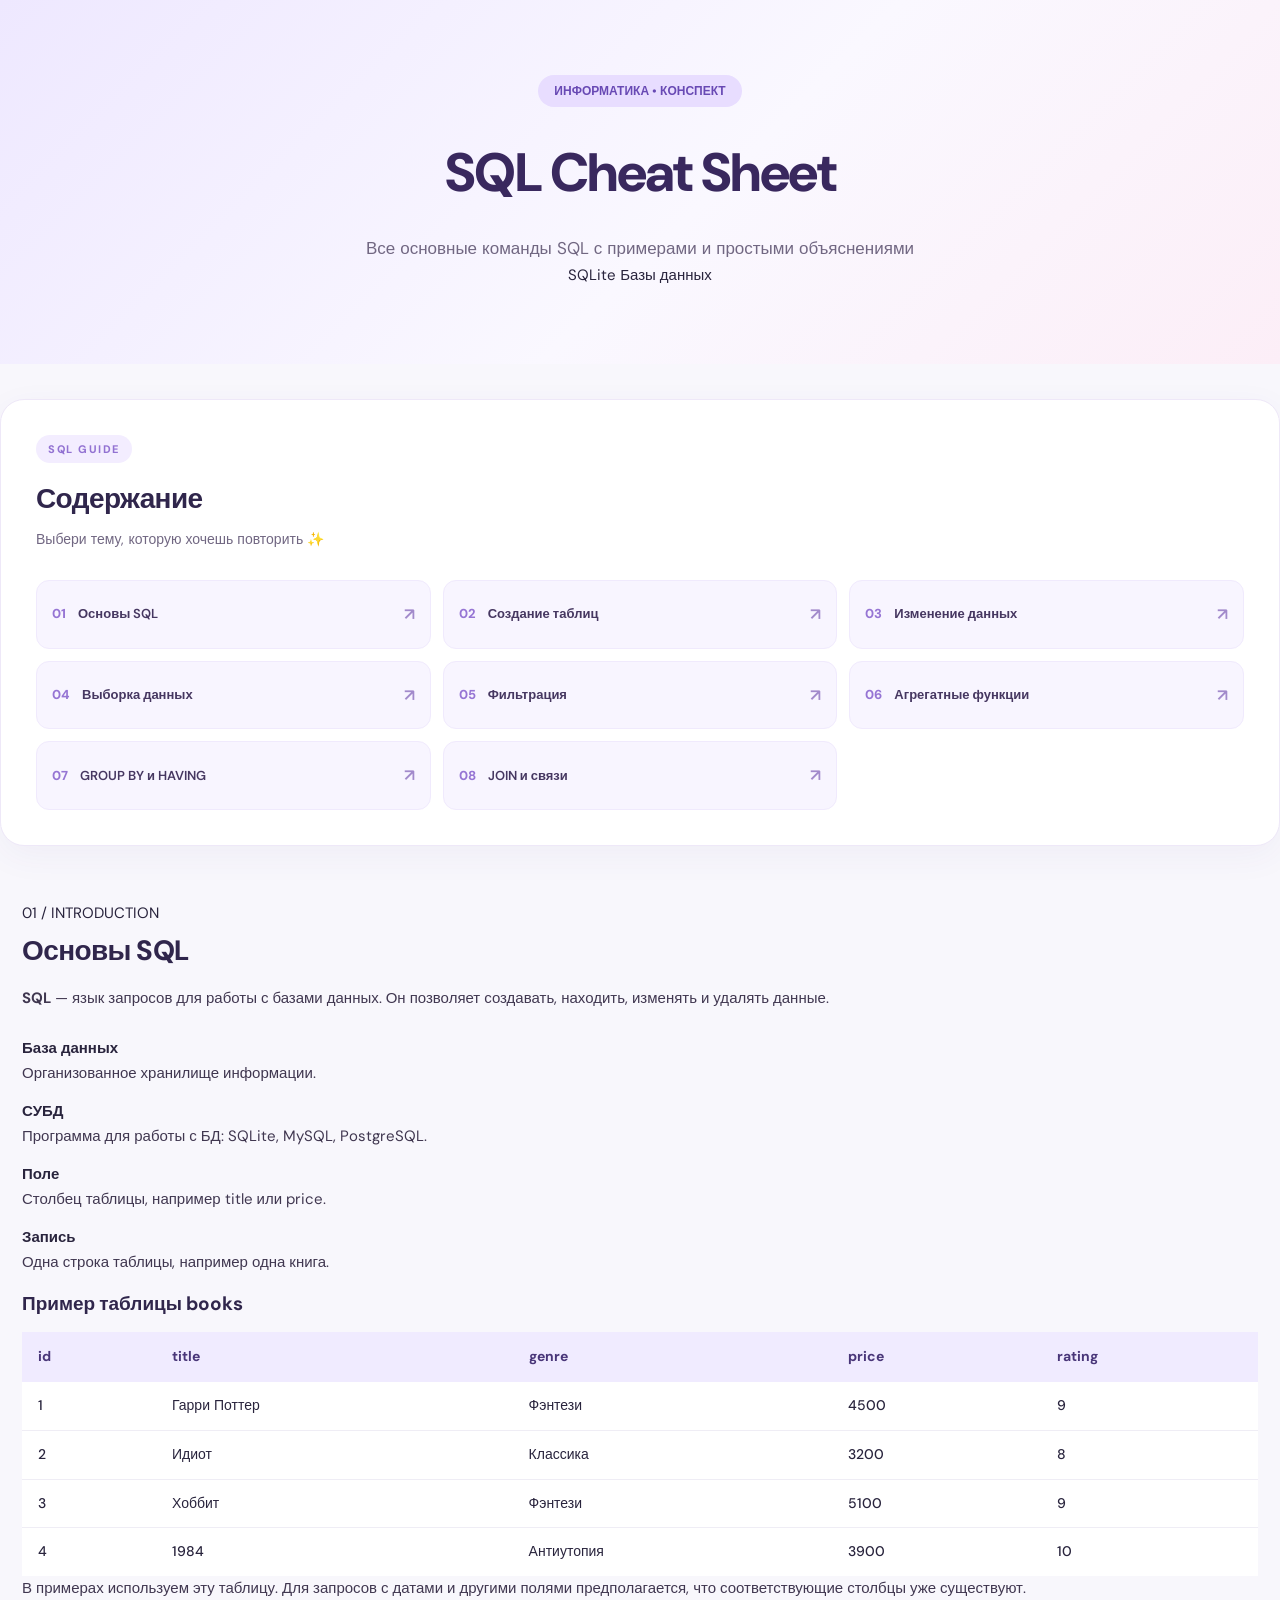
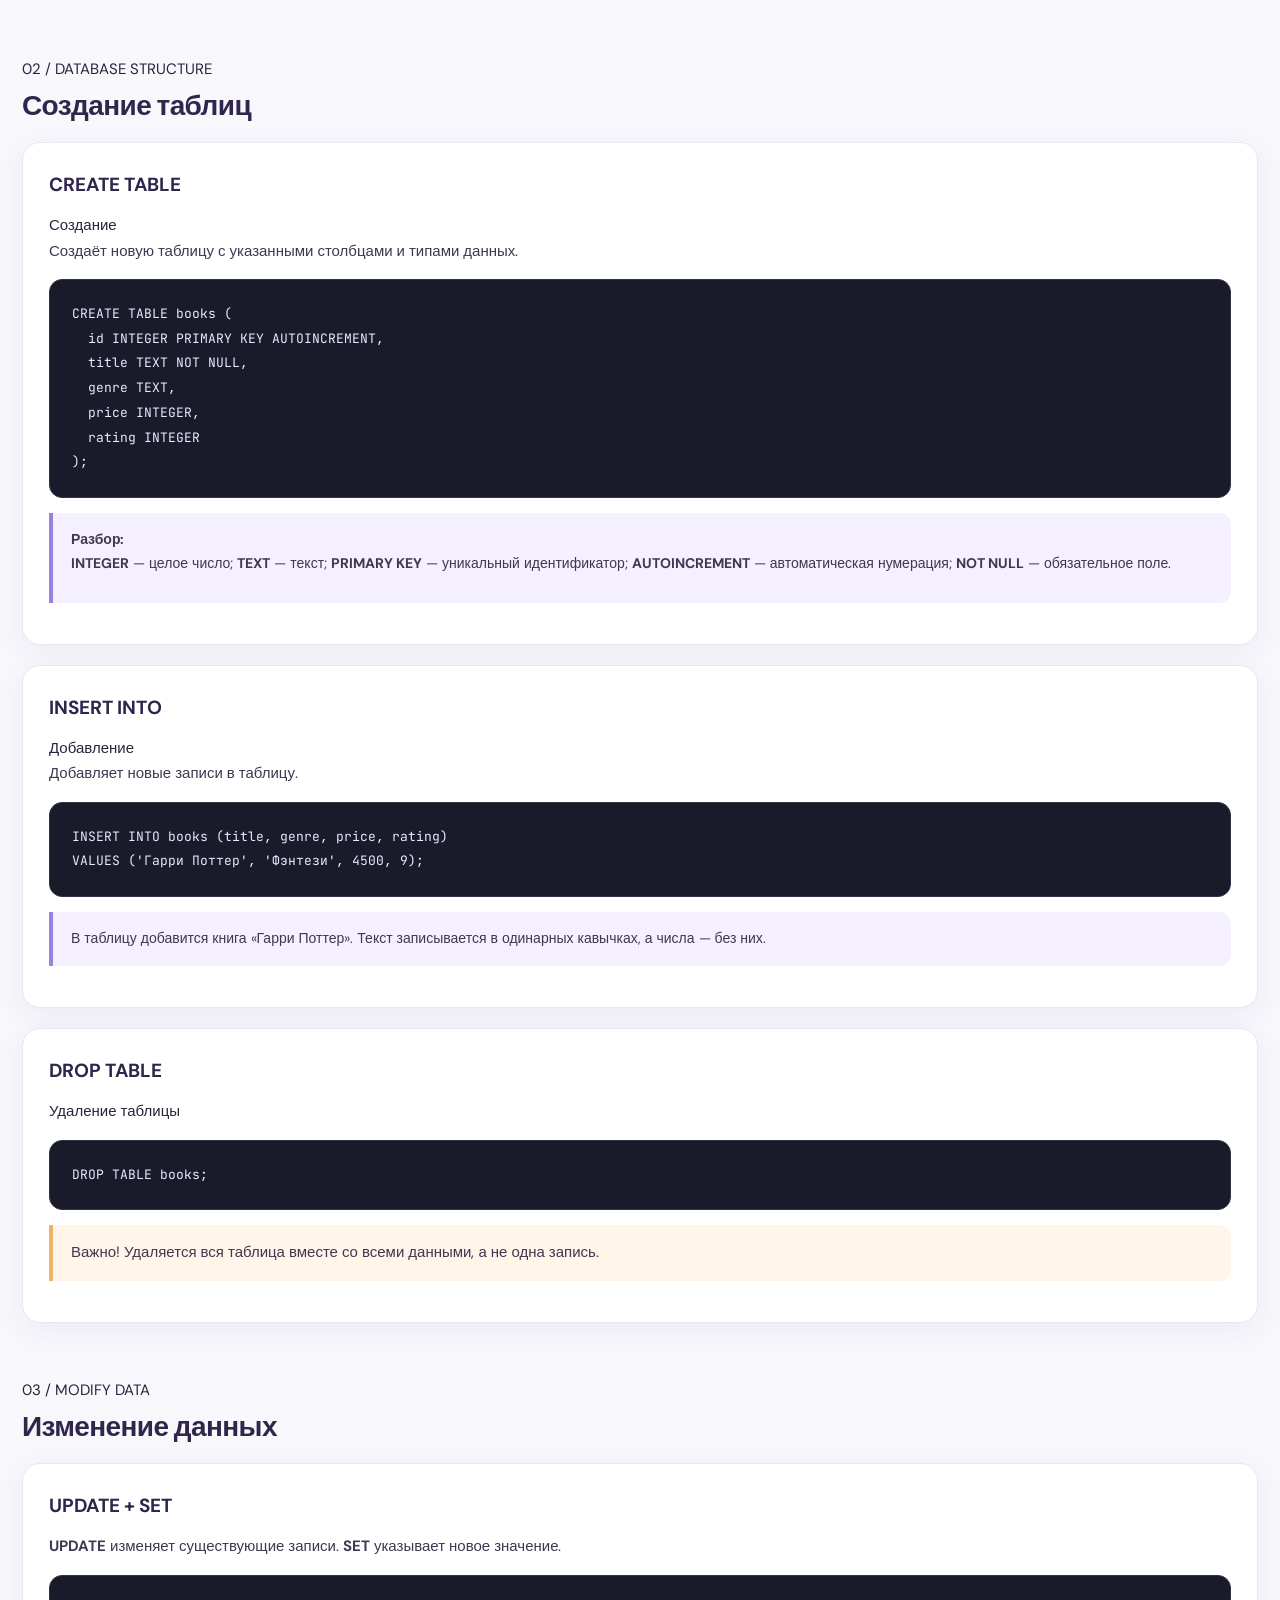
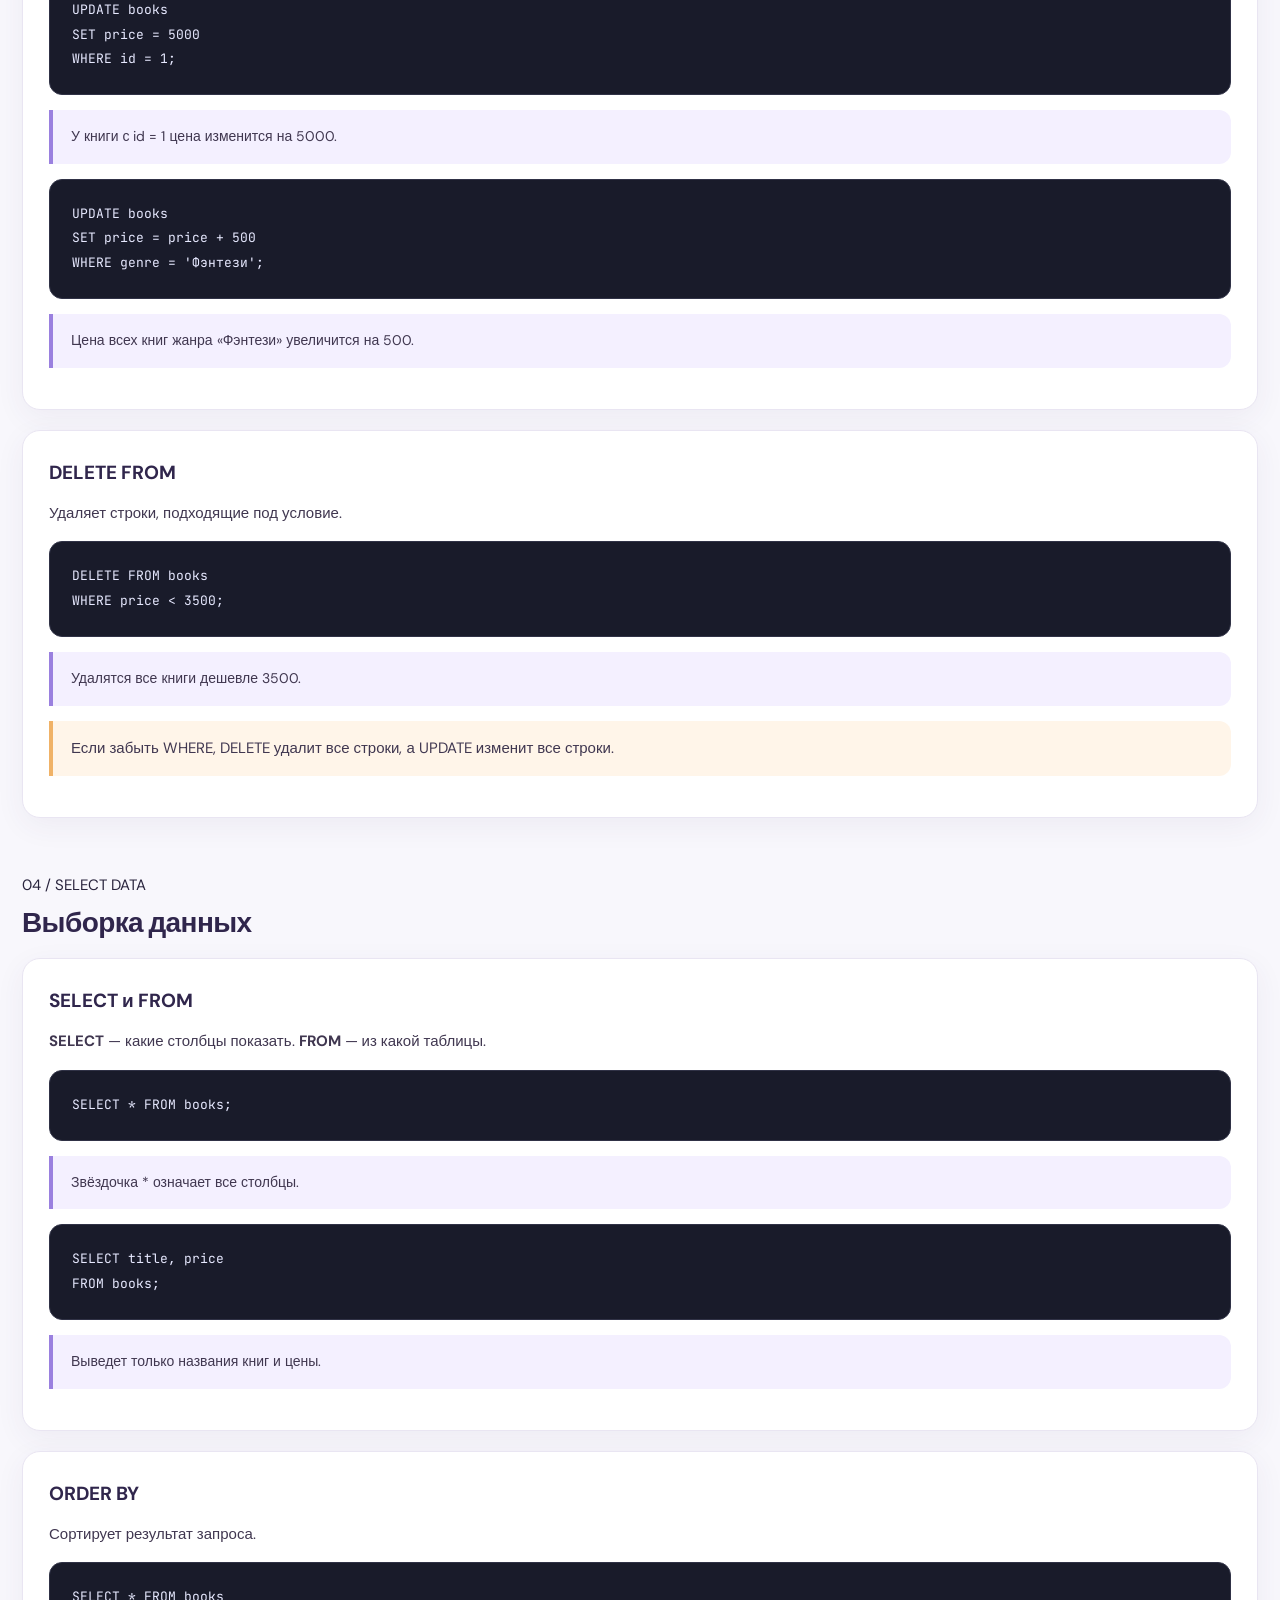
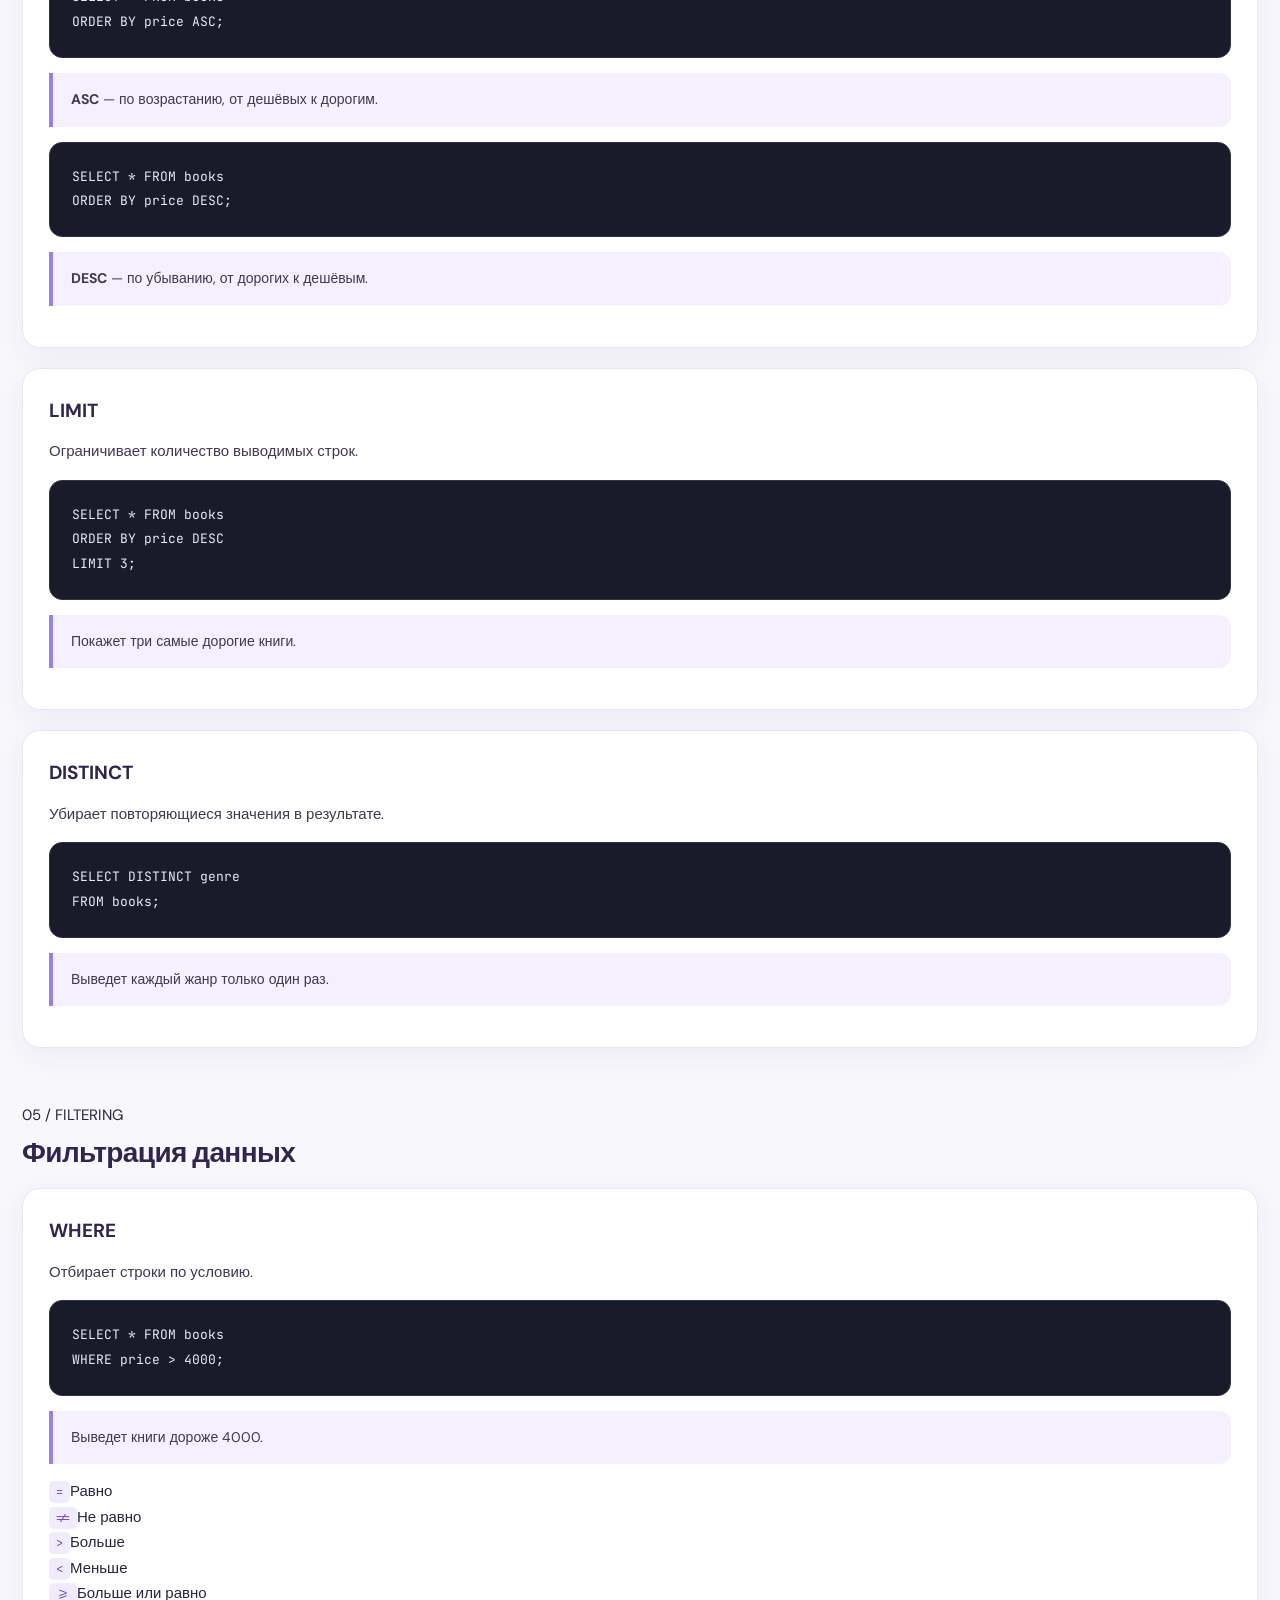
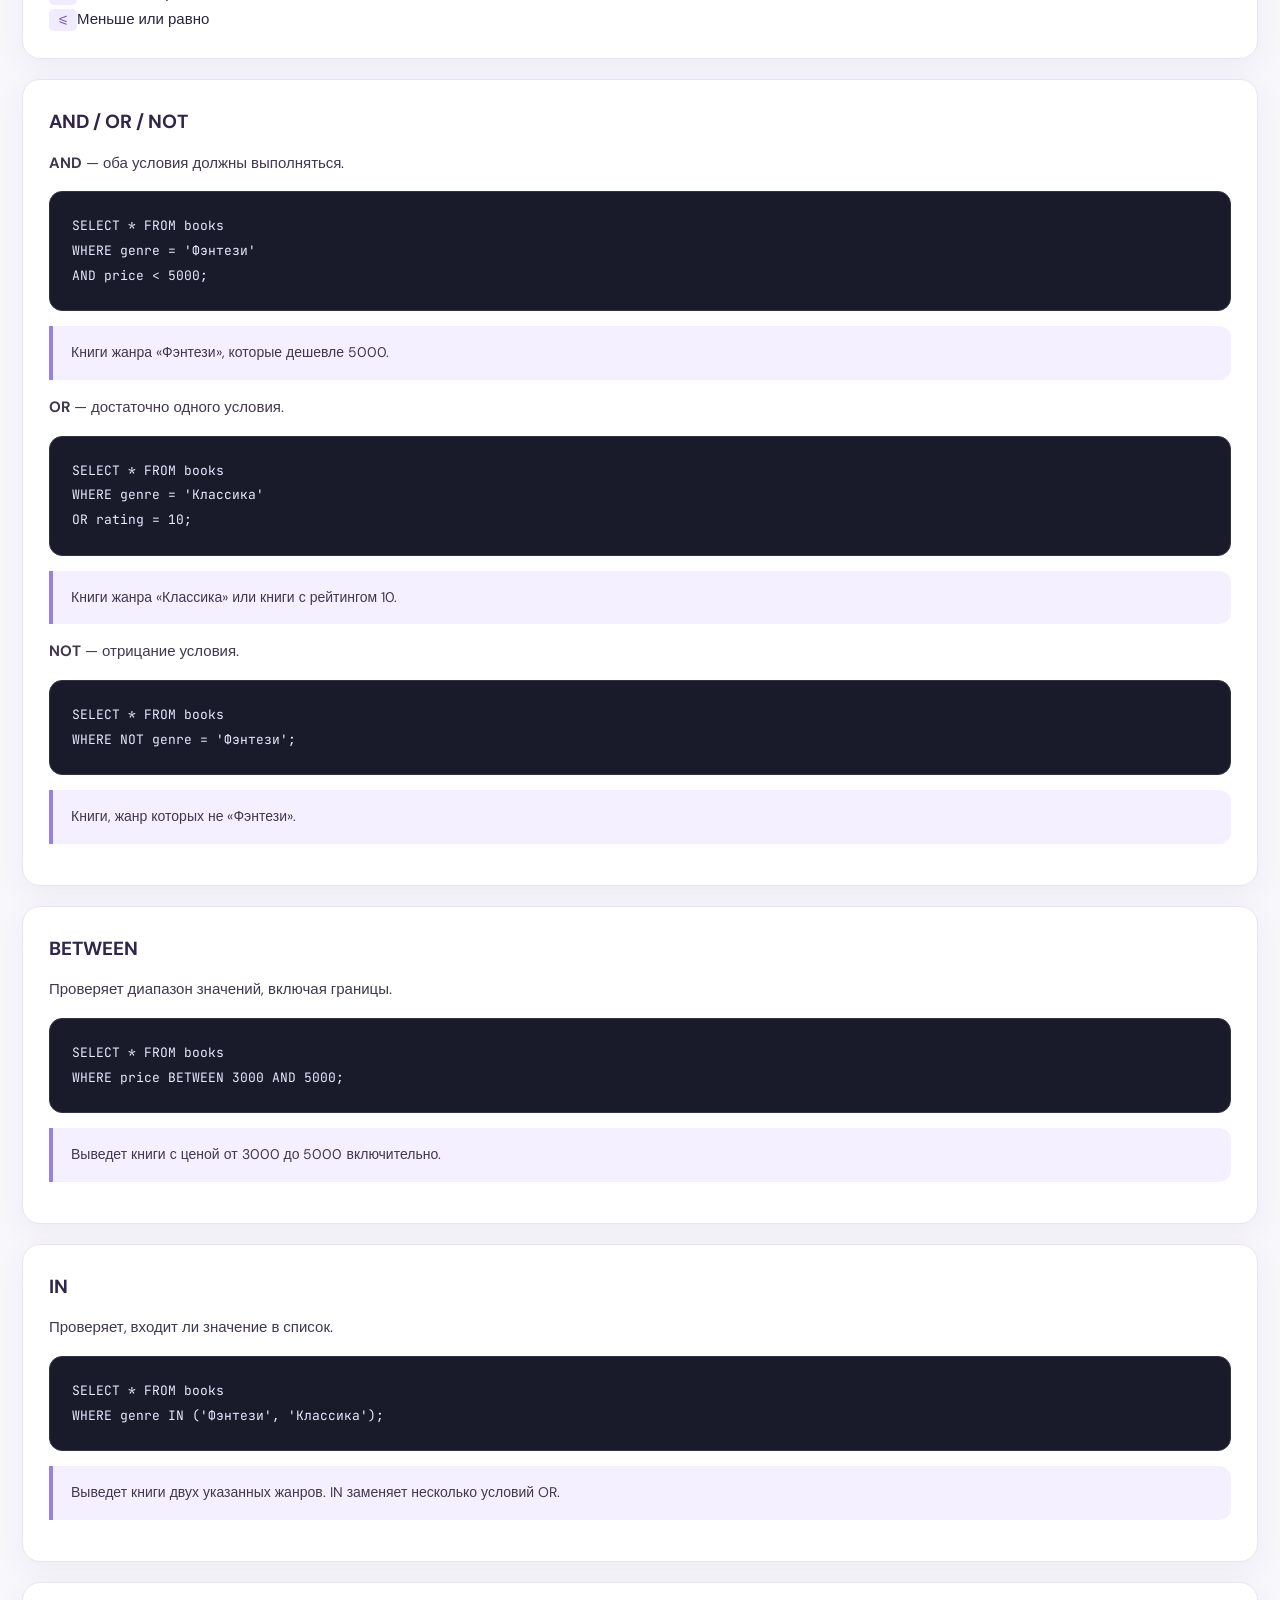
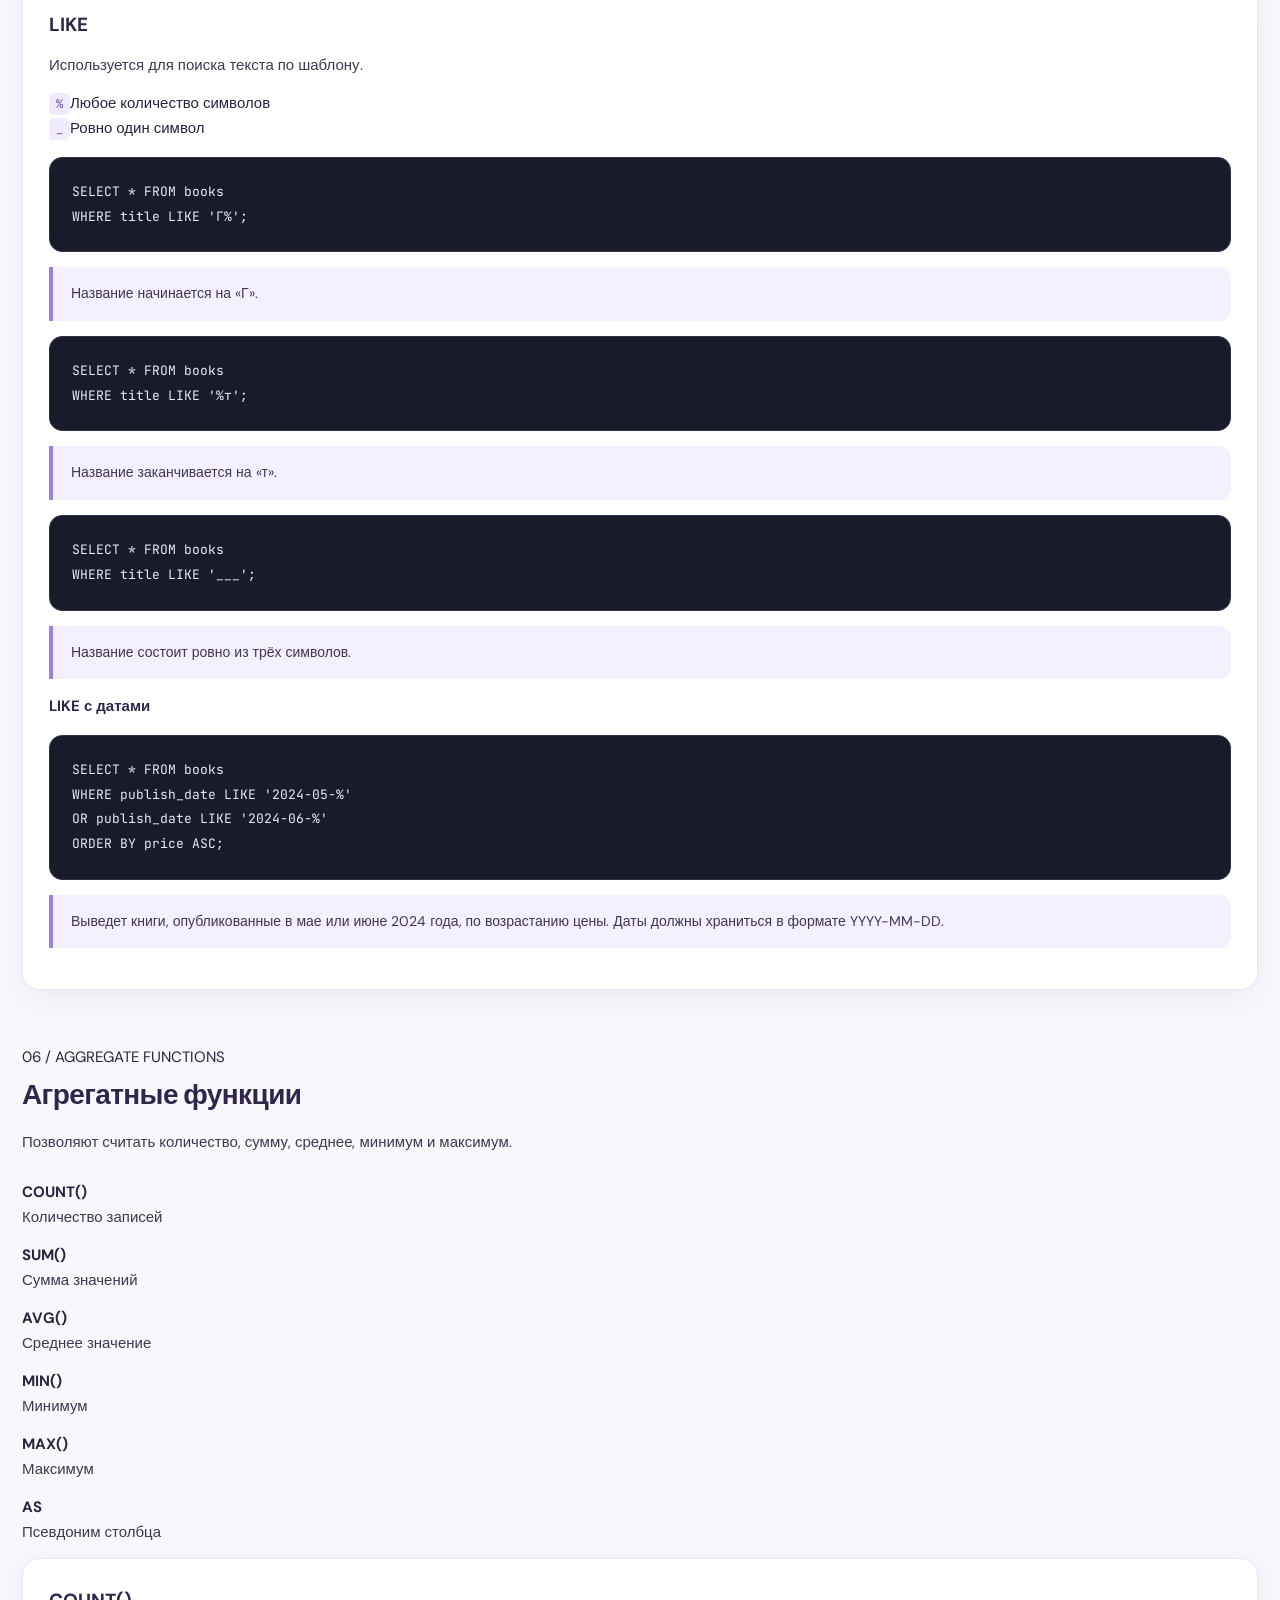
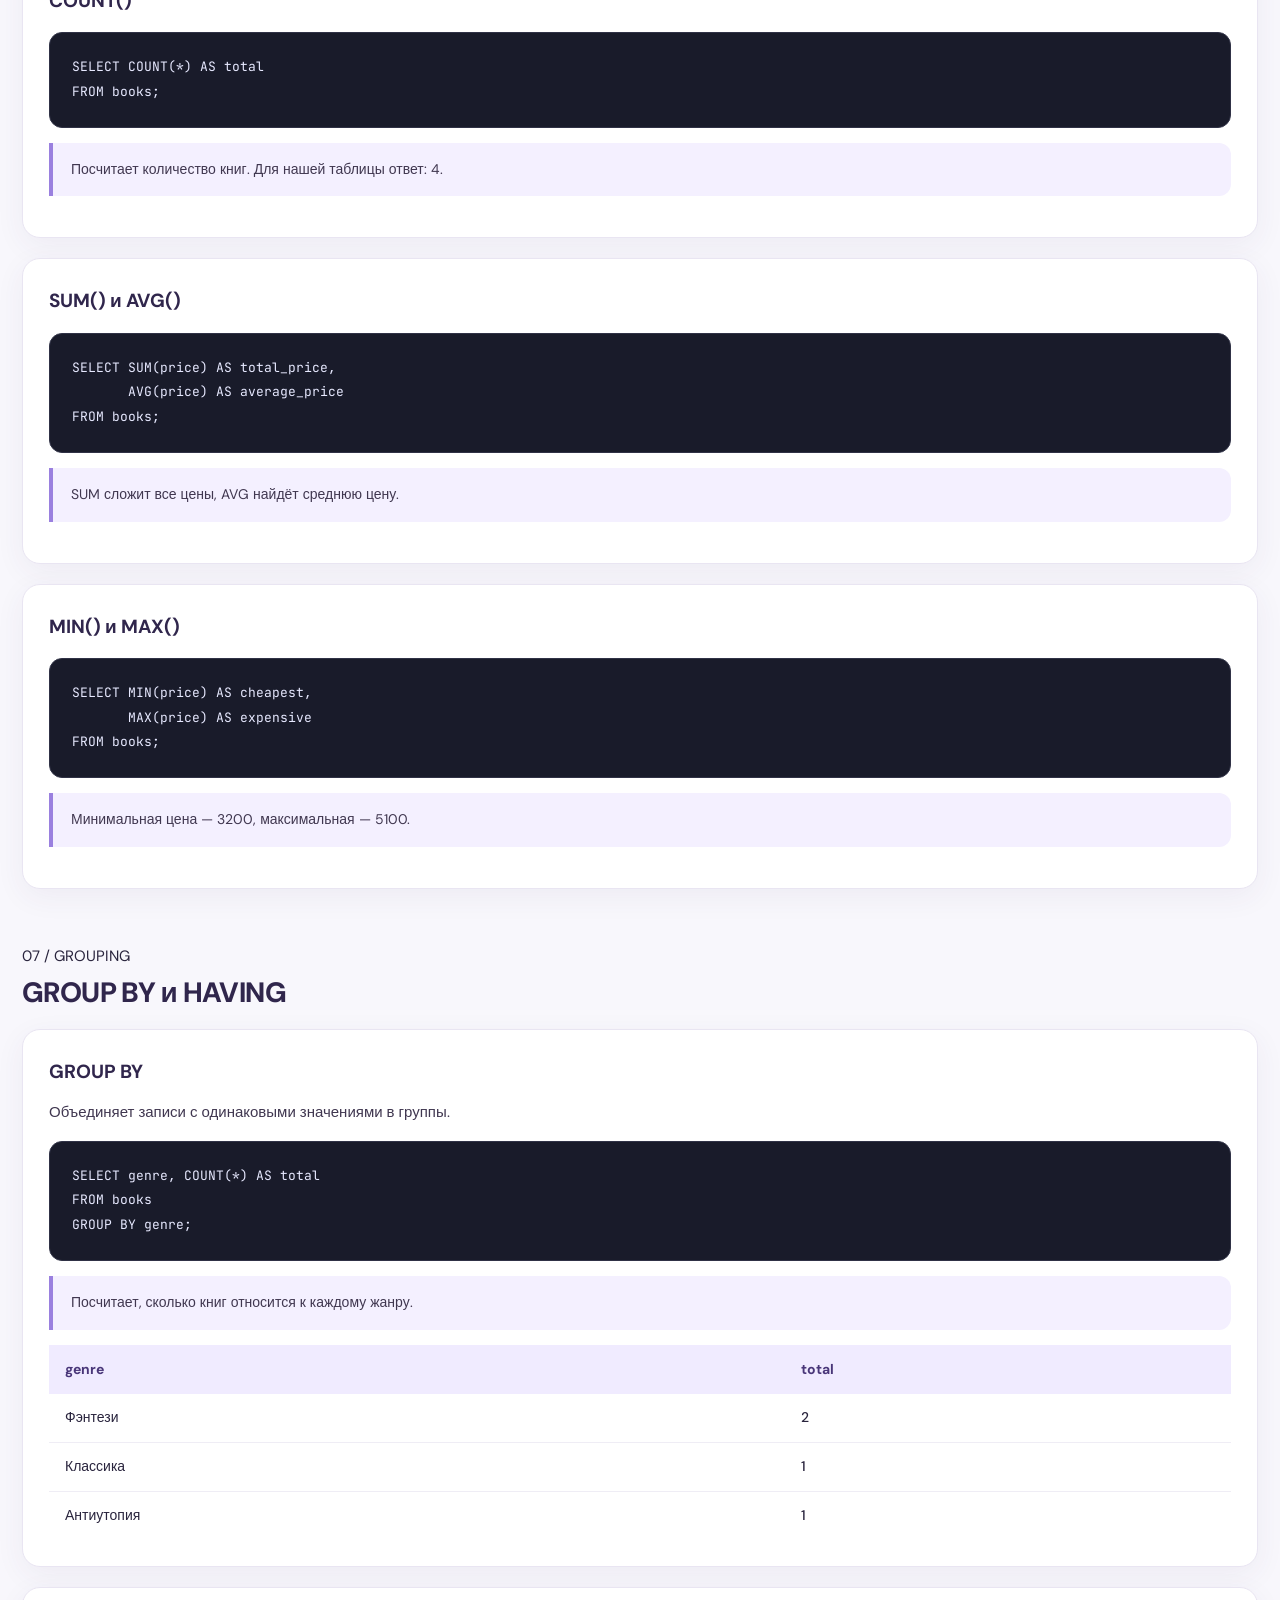
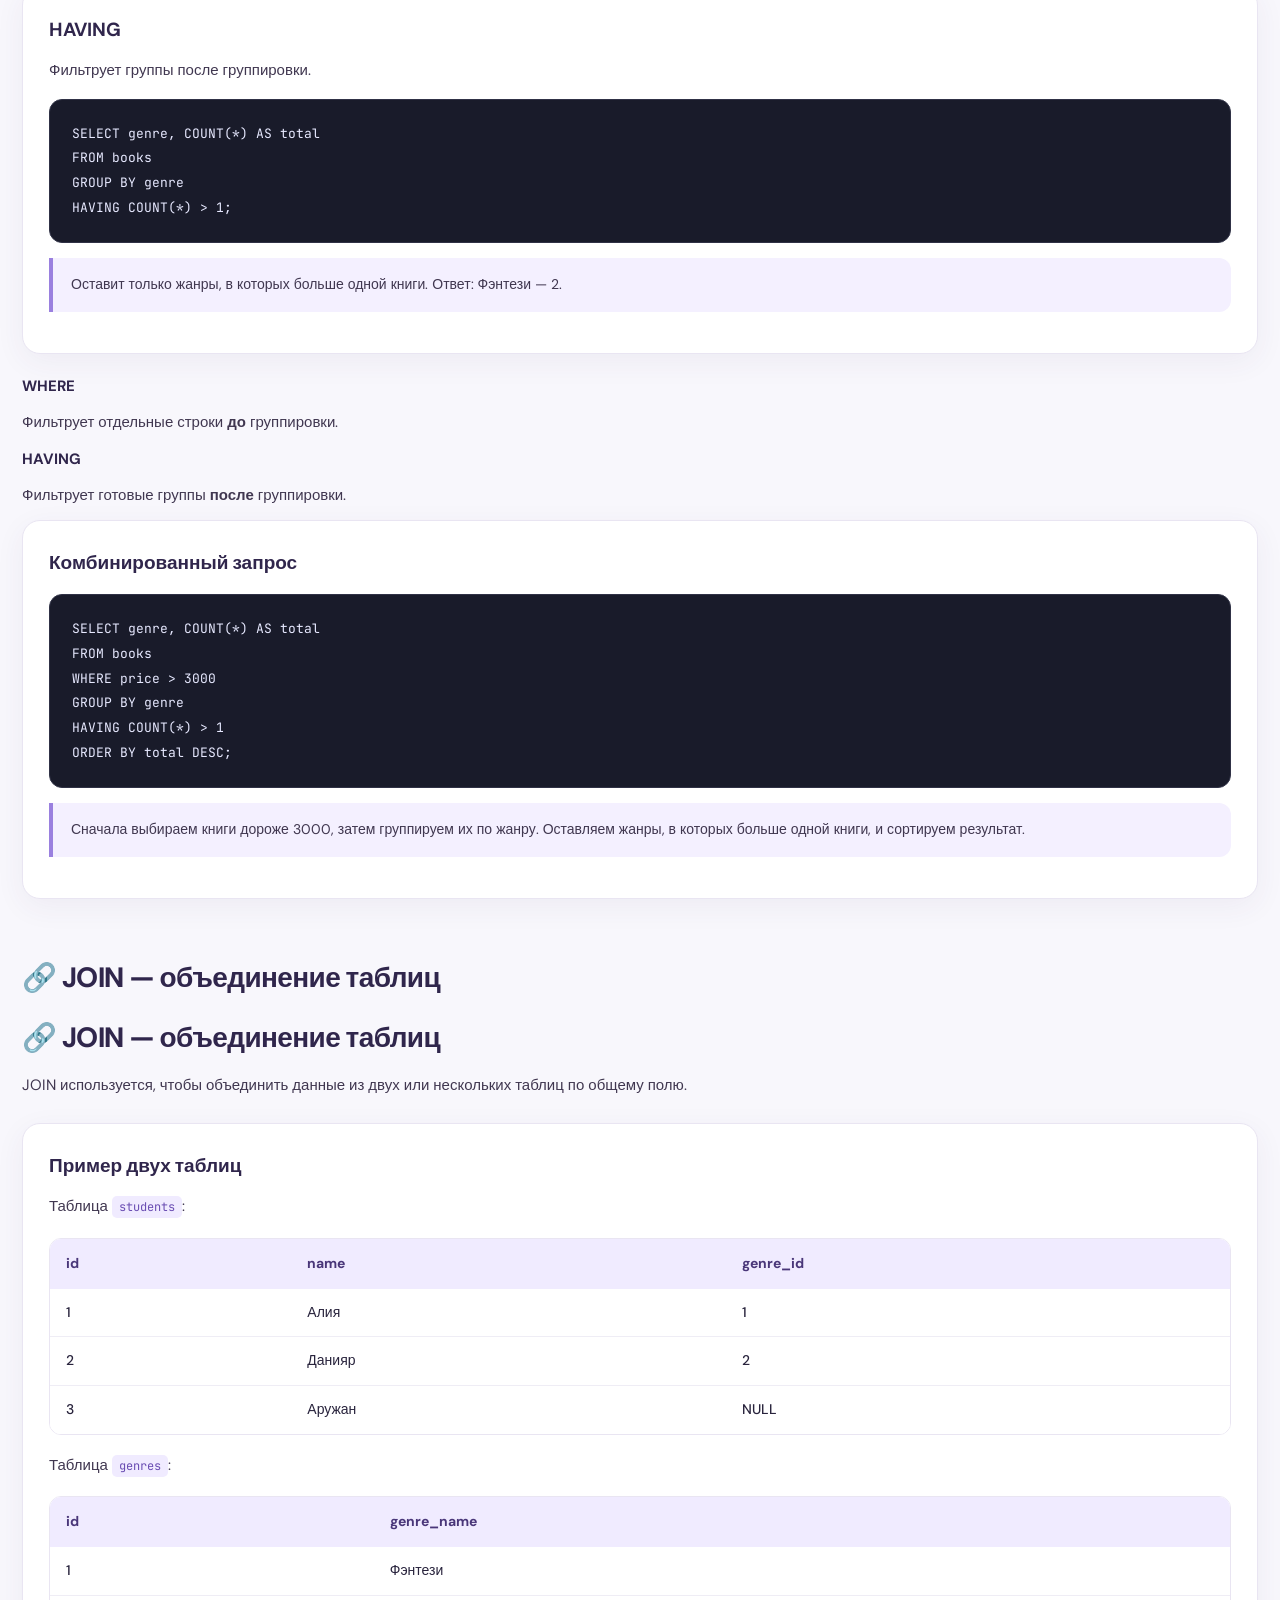
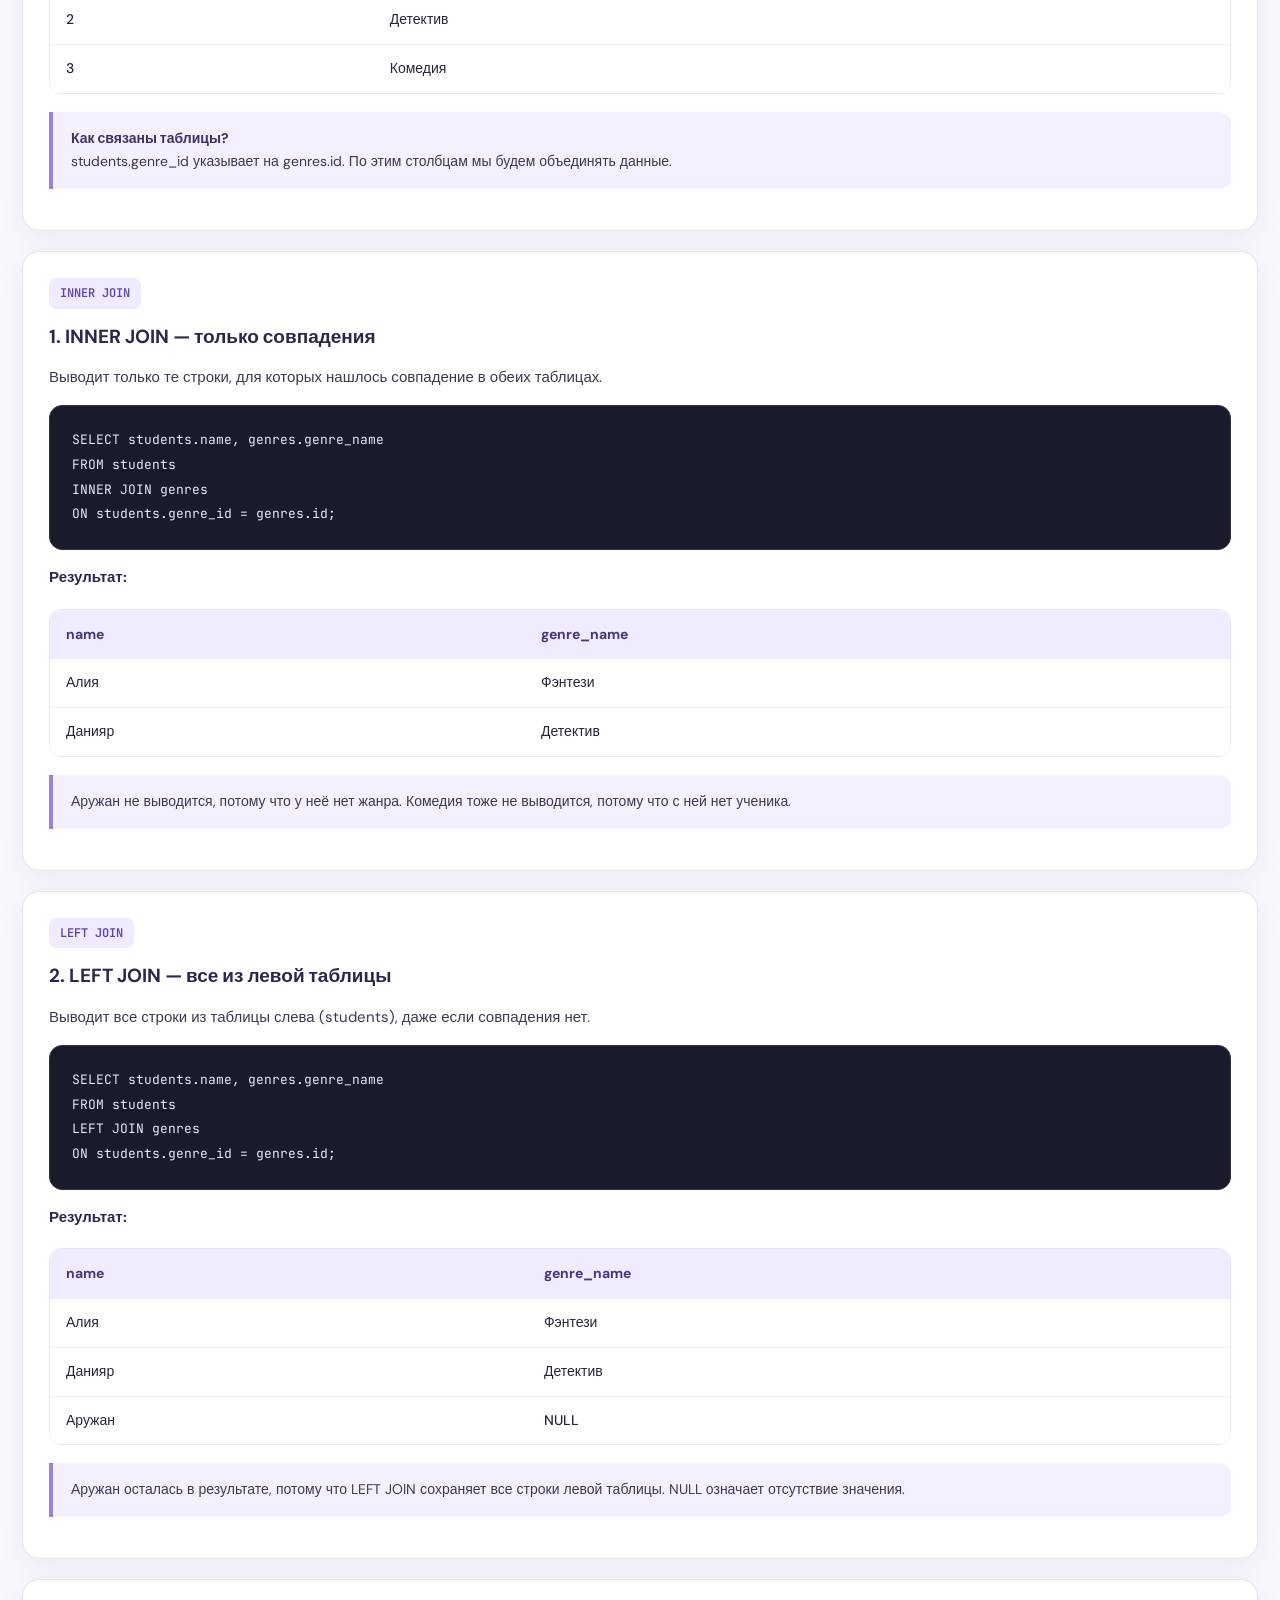
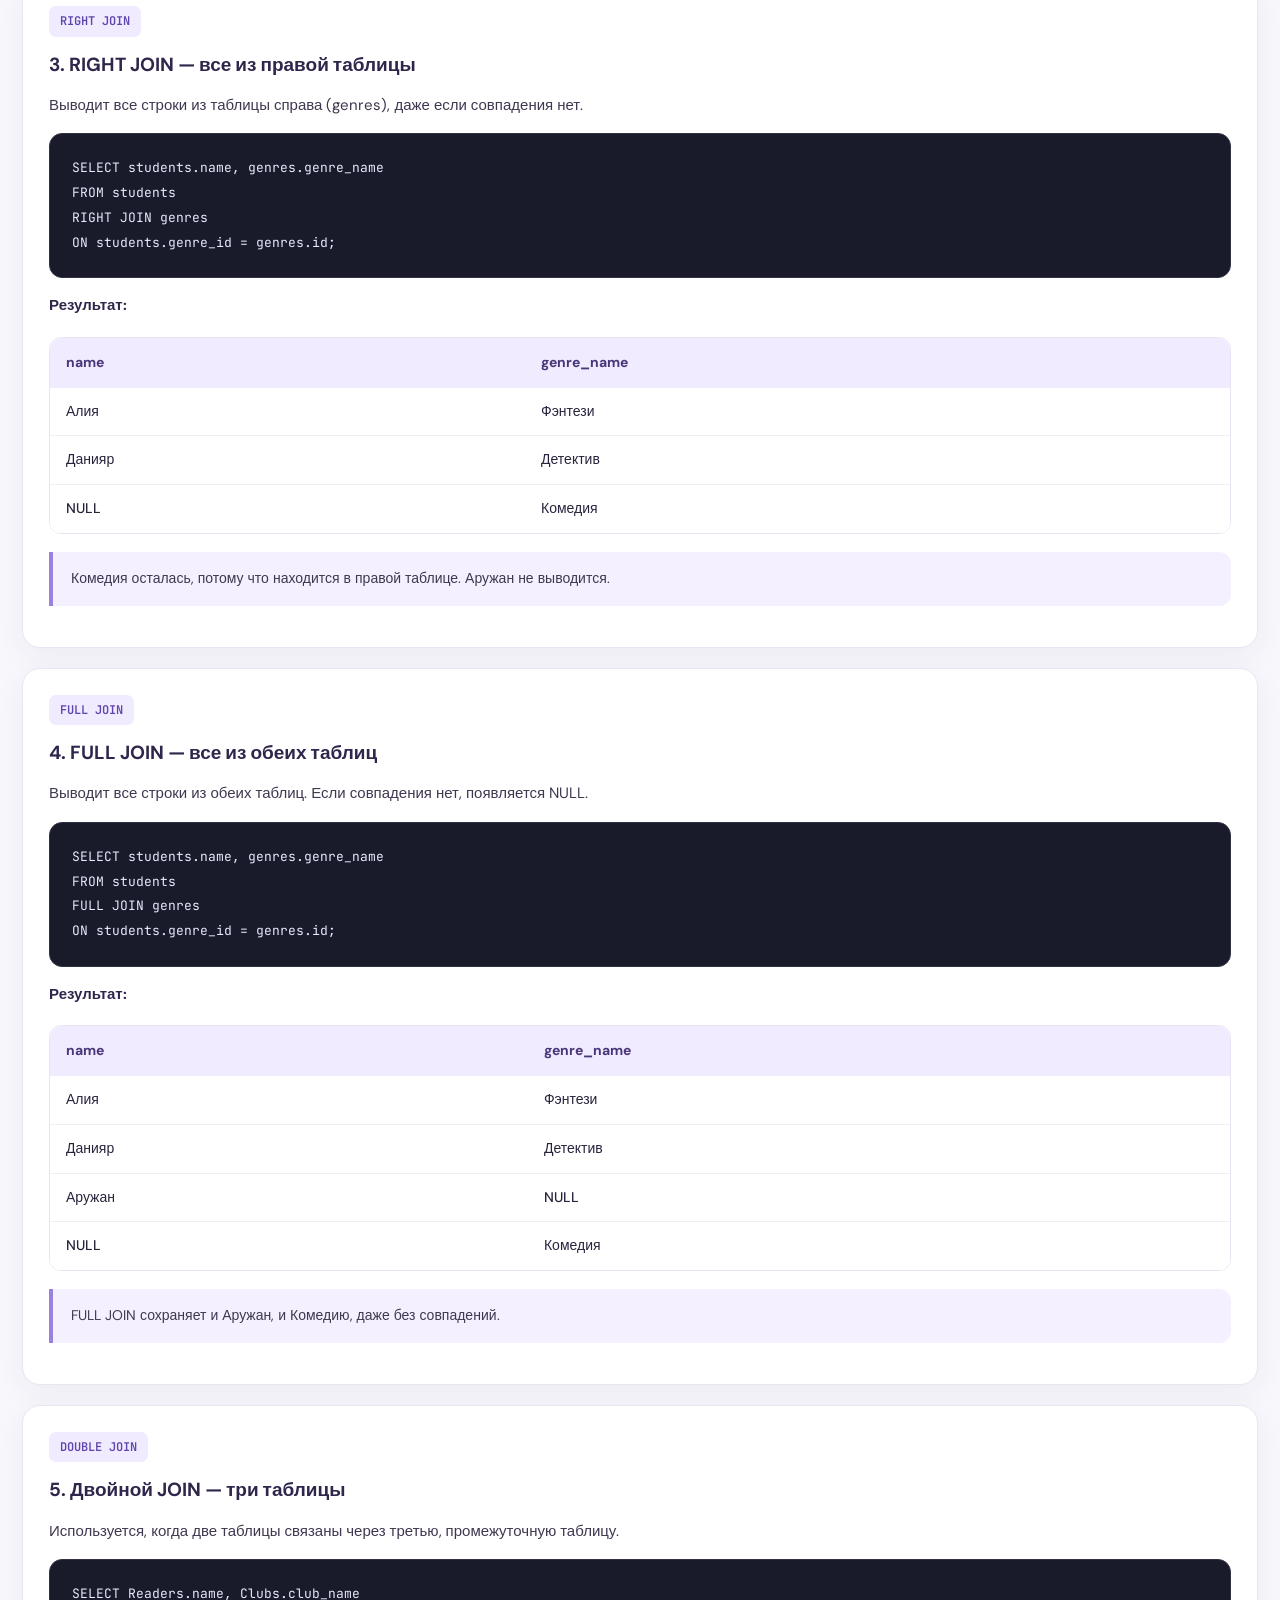
<file: index.html>
<!DOCTYPE html>
<html lang="ru">
<head>
  <meta charset="UTF-8">
  <meta name="viewport" content="width=device-width, initial-scale=1.0">
  <title>SQL | Шпаргалка</title>
  <link rel="stylesheet" href="style.css">
</head>
<body>

<header class="hero">
  <span class="tag">ИНФОРМАТИКА • КОНСПЕКТ</span>
  <h1>SQL <span>Cheat Sheet</span></h1>
  <p>Все основные команды SQL с примерами и простыми объяснениями</p>
  <div class="chips">
    <span>SQLite</span>
    <span>Базы данных</span>
  
  </div>
</header>


<section class="contents" id="contents">
  <div class="contents-heading">
    <span class="contents-label">SQL GUIDE</span>
    <h2>Содержание</h2>
    <p>Выбери тему, которую хочешь повторить ✨</p>
  </div>

  <div class="contents-grid">
    <a href="#basics" class="contents-item">
      <span class="contents-number">01</span>
      <span>Основы SQL</span>
      <span class="contents-arrow">↗</span>
    </a>

    <a href="#create" class="contents-item">
      <span class="contents-number">02</span>
      <span>Создание таблиц</span>
      <span class="contents-arrow">↗</span>
    </a>

    <a href="#update" class="contents-item">
      <span class="contents-number">03</span>
      <span>Изменение данных</span>
      <span class="contents-arrow">↗</span>
    </a>

    <a href="#select" class="contents-item">
      <span class="contents-number">04</span>
      <span>Выборка данных</span>
      <span class="contents-arrow">↗</span>
    </a>

    <a href="#filter" class="contents-item">
      <span class="contents-number">05</span>
      <span>Фильтрация</span>
      <span class="contents-arrow">↗</span>
    </a>

    <a href="#aggregate" class="contents-item">
      <span class="contents-number">06</span>
      <span>Агрегатные функции</span>
      <span class="contents-arrow">↗</span>
    </a>

    <a href="#group" class="contents-item">
      <span class="contents-number">07</span>
      <span>GROUP BY и HAVING</span>
      <span class="contents-arrow">↗</span>
    </a>

    <a href="#joins" class="contents-item">
      <span class="contents-number">08</span>
      <span>JOIN и связи</span>
      <span class="contents-arrow">↗</span>
    </a>

  
  </div>
</section>

  <main>

    <section id="intro">
      <div class="section-label">01 / INTRODUCTION</div>
      <h2>Основы SQL</h2>
      <p><b>SQL</b> — язык запросов для работы с базами данных. Он позволяет создавать, находить, изменять и удалять данные.</p>

      <div class="info-grid">
        <div class="info"><b>База данных</b><p>Организованное хранилище информации.</p></div>
        <div class="info"><b>СУБД</b><p>Программа для работы с БД: SQLite, MySQL, PostgreSQL.</p></div>
        <div class="info"><b>Поле</b><p>Столбец таблицы, например title или price.</p></div>
        <div class="info"><b>Запись</b><p>Одна строка таблицы, например одна книга.</p></div>
      </div>

      <h3>Пример таблицы books</h3>
      <div class="table-scroll">
        <table>
          <tr><th>id</th><th>title</th><th>genre</th><th>price</th><th>rating</th></tr>
          <tr><td>1</td><td>Гарри Поттер</td><td>Фэнтези</td><td>4500</td><td>9</td></tr>
          <tr><td>2</td><td>Идиот</td><td>Классика</td><td>3200</td><td>8</td></tr>
          <tr><td>3</td><td>Хоббит</td><td>Фэнтези</td><td>5100</td><td>9</td></tr>
          <tr><td>4</td><td>1984</td><td>Антиутопия</td><td>3900</td><td>10</td></tr>
        </table>
      </div>
      <p class="hint">В примерах используем эту таблицу. Для запросов с датами и другими полями предполагается, что соответствующие столбцы уже существуют.</p>
    </section>

    <section id="create">
      <div class="section-label">02 / DATABASE STRUCTURE</div>
      <h2>Создание таблиц</h2>

      <div class="card">
        <div class="card-top"><h3>CREATE TABLE</h3><span>Создание</span></div>
        <p>Создаёт новую таблицу с указанными столбцами и типами данных.</p>
        <pre><code>CREATE TABLE books (
  id INTEGER PRIMARY KEY AUTOINCREMENT,
  title TEXT NOT NULL,
  genre TEXT,
  price INTEGER,
  rating INTEGER
);</code></pre>
        <div class="explanation">
          <b>Разбор:</b>
          <p><b>INTEGER</b> — целое число; <b>TEXT</b> — текст; <b>PRIMARY KEY</b> — уникальный идентификатор; <b>AUTOINCREMENT</b> — автоматическая нумерация; <b>NOT NULL</b> — обязательное поле.</p>
        </div>
      </div>

      <div class="card">
        <div class="card-top"><h3>INSERT INTO</h3><span>Добавление</span></div>
        <p>Добавляет новые записи в таблицу.</p>
        <pre><code>INSERT INTO books (title, genre, price, rating)
VALUES ('Гарри Поттер', 'Фэнтези', 4500, 9);</code></pre>
        <div class="explanation">В таблицу добавится книга «Гарри Поттер». Текст записывается в одинарных кавычках, а числа — без них.</div>
      </div>

      <div class="card">
        <div class="card-top"><h3>DROP TABLE</h3><span>Удаление таблицы</span></div>
        <pre><code>DROP TABLE books;</code></pre>
        <div class="warning">Важно! Удаляется вся таблица вместе со всеми данными, а не одна запись.</div>
      </div>
    </section>

    <section id="edit">
      <div class="section-label">03 / MODIFY DATA</div>
      <h2>Изменение данных</h2>

      <div class="card">
        <h3>UPDATE + SET</h3>
        <p><b>UPDATE</b> изменяет существующие записи. <b>SET</b> указывает новое значение.</p>
        <pre><code>UPDATE books
SET price = 5000
WHERE id = 1;</code></pre>
        <div class="explanation">У книги с id = 1 цена изменится на 5000.</div>
        <pre><code>UPDATE books
SET price = price + 500
WHERE genre = 'Фэнтези';</code></pre>
        <div class="explanation">Цена всех книг жанра «Фэнтези» увеличится на 500.</div>
      </div>

      <div class="card">
        <h3>DELETE FROM</h3>
        <p>Удаляет строки, подходящие под условие.</p>
        <pre><code>DELETE FROM books
WHERE price &lt; 3500;</code></pre>
        <div class="explanation">Удалятся все книги дешевле 3500.</div>
        <div class="warning">Если забыть WHERE, DELETE удалит все строки, а UPDATE изменит все строки.</div>
      </div>
    </section>

    <section id="select">
      <div class="section-label">04 / SELECT DATA</div>
      <h2>Выборка данных</h2>

      <div class="card">
        <h3>SELECT и FROM</h3>
        <p><b>SELECT</b> — какие столбцы показать. <b>FROM</b> — из какой таблицы.</p>
        <pre><code>SELECT * FROM books;</code></pre>
        <div class="explanation">Звёздочка * означает все столбцы.</div>
        <pre><code>SELECT title, price
FROM books;</code></pre>
        <div class="explanation">Выведет только названия книг и цены.</div>
      </div>

      <div class="card">
        <h3>ORDER BY</h3>
        <p>Сортирует результат запроса.</p>
        <pre><code>SELECT * FROM books
ORDER BY price ASC;</code></pre>
        <div class="explanation"><b>ASC</b> — по возрастанию, от дешёвых к дорогим.</div>
        <pre><code>SELECT * FROM books
ORDER BY price DESC;</code></pre>
        <div class="explanation"><b>DESC</b> — по убыванию, от дорогих к дешёвым.</div>
      </div>

      <div class="card">
        <h3>LIMIT</h3>
        <p>Ограничивает количество выводимых строк.</p>
        <pre><code>SELECT * FROM books
ORDER BY price DESC
LIMIT 3;</code></pre>
        <div class="explanation">Покажет три самые дорогие книги.</div>
      </div>

      <div class="card">
        <h3>DISTINCT</h3>
        <p>Убирает повторяющиеся значения в результате.</p>
        <pre><code>SELECT DISTINCT genre
FROM books;</code></pre>
        <div class="explanation">Выведет каждый жанр только один раз.</div>
      </div>
    </section>

    <section id="filter">
      <div class="section-label">05 / FILTERING</div>
      <h2>Фильтрация данных</h2>

      <div class="card">
        <h3>WHERE</h3>
        <p>Отбирает строки по условию.</p>
        <pre><code>SELECT * FROM books
WHERE price &gt; 4000;</code></pre>
        <div class="explanation">Выведет книги дороже 4000.</div>
        <div class="operator-grid">
          <div><code>=</code><span>Равно</span></div>
          <div><code>!=</code><span>Не равно</span></div>
          <div><code>&gt;</code><span>Больше</span></div>
          <div><code>&lt;</code><span>Меньше</span></div>
          <div><code>&gt;=</code><span>Больше или равно</span></div>
          <div><code>&lt;=</code><span>Меньше или равно</span></div>
        </div>
      </div>

      <div class="card">
        <h3>AND / OR / NOT</h3>
        <p><b>AND</b> — оба условия должны выполняться.</p>
        <pre><code>SELECT * FROM books
WHERE genre = 'Фэнтези'
AND price &lt; 5000;</code></pre>
        <div class="explanation">Книги жанра «Фэнтези», которые дешевле 5000.</div>

        <p><b>OR</b> — достаточно одного условия.</p>
        <pre><code>SELECT * FROM books
WHERE genre = 'Классика'
OR rating = 10;</code></pre>
        <div class="explanation">Книги жанра «Классика» или книги с рейтингом 10.</div>

        <p><b>NOT</b> — отрицание условия.</p>
        <pre><code>SELECT * FROM books
WHERE NOT genre = 'Фэнтези';</code></pre>
        <div class="explanation">Книги, жанр которых не «Фэнтези».</div>
      </div>

      <div class="card">
        <h3>BETWEEN</h3>
        <p>Проверяет диапазон значений, включая границы.</p>
        <pre><code>SELECT * FROM books
WHERE price BETWEEN 3000 AND 5000;</code></pre>
        <div class="explanation">Выведет книги с ценой от 3000 до 5000 включительно.</div>
      </div>

      <div class="card">
        <h3>IN</h3>
        <p>Проверяет, входит ли значение в список.</p>
        <pre><code>SELECT * FROM books
WHERE genre IN ('Фэнтези', 'Классика');</code></pre>
        <div class="explanation">Выведет книги двух указанных жанров. IN заменяет несколько условий OR.</div>
      </div>

      <div class="card">
        <h3>LIKE</h3>
        <p>Используется для поиска текста по шаблону.</p>
        <div class="operator-grid">
          <div><code>%</code><span>Любое количество символов</span></div>
          <div><code>_</code><span>Ровно один символ</span></div>
        </div>
        <pre><code>SELECT * FROM books
WHERE title LIKE 'Г%';</code></pre>
        <div class="explanation">Название начинается на «Г».</div>
        <pre><code>SELECT * FROM books
WHERE title LIKE '%т';</code></pre>
        <div class="explanation">Название заканчивается на «т».</div>
        <pre><code>SELECT * FROM books
WHERE title LIKE '___';</code></pre>
        <div class="explanation">Название состоит ровно из трёх символов.</div>

        <h4>LIKE с датами</h4>
        <pre><code>SELECT * FROM books
WHERE publish_date LIKE '2024-05-%'
OR publish_date LIKE '2024-06-%'
ORDER BY price ASC;</code></pre>
        <div class="explanation">Выведет книги, опубликованные в мае или июне 2024 года, по возрастанию цены. Даты должны храниться в формате YYYY-MM-DD.</div>
      </div>
    </section>

    <section id="functions">
      <div class="section-label">06 / AGGREGATE FUNCTIONS</div>
      <h2>Агрегатные функции</h2>
      <p>Позволяют считать количество, сумму, среднее, минимум и максимум.</p>

      <div class="info-grid">
        <div class="info"><b>COUNT()</b><p>Количество записей</p></div>
        <div class="info"><b>SUM()</b><p>Сумма значений</p></div>
        <div class="info"><b>AVG()</b><p>Среднее значение</p></div>
        <div class="info"><b>MIN()</b><p>Минимум</p></div>
        <div class="info"><b>MAX()</b><p>Максимум</p></div>
        <div class="info"><b>AS</b><p>Псевдоним столбца</p></div>
      </div>

      <div class="card">
        <h3>COUNT()</h3>
        <pre><code>SELECT COUNT(*) AS total
FROM books;</code></pre>
        <div class="explanation">Посчитает количество книг. Для нашей таблицы ответ: 4.</div>
      </div>

      <div class="card">
        <h3>SUM() и AVG()</h3>
        <pre><code>SELECT SUM(price) AS total_price,
       AVG(price) AS average_price
FROM books;</code></pre>
        <div class="explanation">SUM сложит все цены, AVG найдёт среднюю цену.</div>
      </div>

      <div class="card">
        <h3>MIN() и MAX()</h3>
        <pre><code>SELECT MIN(price) AS cheapest,
       MAX(price) AS expensive
FROM books;</code></pre>
        <div class="explanation">Минимальная цена — 3200, максимальная — 5100.</div>
      </div>
    </section>

    <section id="group">
      <div class="section-label">07 / GROUPING</div>
      <h2>GROUP BY и HAVING</h2>

      <div class="card">
        <h3>GROUP BY</h3>
        <p>Объединяет записи с одинаковыми значениями в группы.</p>
        <pre><code>SELECT genre, COUNT(*) AS total
FROM books
GROUP BY genre;</code></pre>
        <div class="explanation">Посчитает, сколько книг относится к каждому жанру.</div>
        <div class="table-scroll">
          <table>
            <tr><th>genre</th><th>total</th></tr>
            <tr><td>Фэнтези</td><td>2</td></tr>
            <tr><td>Классика</td><td>1</td></tr>
            <tr><td>Антиутопия</td><td>1</td></tr>
          </table>
        </div>
      </div>

      <div class="card">
        <h3>HAVING</h3>
        <p>Фильтрует группы после группировки.</p>
        <pre><code>SELECT genre, COUNT(*) AS total
FROM books
GROUP BY genre
HAVING COUNT(*) &gt; 1;</code></pre>
        <div class="explanation">Оставит только жанры, в которых больше одной книги. Ответ: Фэнтези — 2.</div>
      </div>

      <div class="comparison">
        <div><h4>WHERE</h4><p>Фильтрует отдельные строки <b>до</b> группировки.</p></div>
        <div><h4>HAVING</h4><p>Фильтрует готовые группы <b>после</b> группировки.</p></div>
      </div>

      
<div class="card">
  <h3>Комбинированный запрос</h3>

  <pre><code>SELECT genre, COUNT(*) AS total
FROM books
WHERE price > 3000
GROUP BY genre
HAVING COUNT(*) > 1
ORDER BY total DESC;</code></pre>

  <div class="explanation">
    Сначала выбираем книги дороже 3000,
    затем группируем их по жанру.
    Оставляем жанры, в которых больше
    одной книги, и сортируем результат.
  </div>
</div>

</section>

<section id="joins">
  <h2>🔗 JOIN — объединение таблиц</h2>

  <h2>🔗 JOIN — объединение таблиц</h2>
  <p>
    JOIN используется, чтобы объединить данные
    из двух или нескольких таблиц по общему полю.
  </p>

  <div class="card">
    <h3>Пример двух таблиц</h3>
    <p>Таблица <code>students</code>:</p>

    <div class="table-wrapper">
      <table>
        <tr><th>id</th><th>name</th><th>genre_id</th></tr>
        <tr><td>1</td><td>Алия</td><td>1</td></tr>
        <tr><td>2</td><td>Данияр</td><td>2</td></tr>
        <tr><td>3</td><td>Аружан</td><td>NULL</td></tr>
      </table>
    </div>

    <p>Таблица <code>genres</code>:</p>

    <div class="table-wrapper">
      <table>
        <tr><th>id</th><th>genre_name</th></tr>
        <tr><td>1</td><td>Фэнтези</td></tr>
        <tr><td>2</td><td>Детектив</td></tr>
        <tr><td>3</td><td>Комедия</td></tr>
      </table>
    </div>

    <div class="explanation">
      <strong>Как связаны таблицы?</strong><br>
      students.genre_id указывает на genres.id.
      По этим столбцам мы будем объединять данные.
    </div>
  </div>

  <div class="card">
    <span class="command">INNER JOIN</span>
    <h3>1. INNER JOIN — только совпадения</h3>
    <p>
      Выводит только те строки, для которых
      нашлось совпадение в обеих таблицах.
    </p>

    <pre><code>SELECT students.name, genres.genre_name
FROM students
INNER JOIN genres
ON students.genre_id = genres.id;</code></pre>

    <h4>Результат:</h4>
    <div class="table-wrapper">
      <table>
        <tr><th>name</th><th>genre_name</th></tr>
        <tr><td>Алия</td><td>Фэнтези</td></tr>
        <tr><td>Данияр</td><td>Детектив</td></tr>
      </table>
    </div>

    <div class="explanation">
      Аружан не выводится, потому что у неё
      нет жанра. Комедия тоже не выводится,
      потому что с ней нет ученика.
    </div>
  </div>

  <div class="card">
    <span class="command">LEFT JOIN</span>
    <h3>2. LEFT JOIN — все из левой таблицы</h3>
    <p>
      Выводит все строки из таблицы слева
      (students), даже если совпадения нет.
    </p>

    <pre><code>SELECT students.name, genres.genre_name
FROM students
LEFT JOIN genres
ON students.genre_id = genres.id;</code></pre>

    <h4>Результат:</h4>
    <div class="table-wrapper">
      <table>
        <tr><th>name</th><th>genre_name</th></tr>
        <tr><td>Алия</td><td>Фэнтези</td></tr>
        <tr><td>Данияр</td><td>Детектив</td></tr>
        <tr><td>Аружан</td><td>NULL</td></tr>
      </table>
    </div>

    <div class="explanation">
      Аружан осталась в результате,
      потому что LEFT JOIN сохраняет
      все строки левой таблицы.
      NULL означает отсутствие значения.
    </div>
  </div>

  <div class="card">
    <span class="command">RIGHT JOIN</span>
    <h3>3. RIGHT JOIN — все из правой таблицы</h3>
    <p>
      Выводит все строки из таблицы справа
      (genres), даже если совпадения нет.
    </p>

    <pre><code>SELECT students.name, genres.genre_name
FROM students
RIGHT JOIN genres
ON students.genre_id = genres.id;</code></pre>

    <h4>Результат:</h4>
    <div class="table-wrapper">
      <table>
        <tr><th>name</th><th>genre_name</th></tr>
        <tr><td>Алия</td><td>Фэнтези</td></tr>
        <tr><td>Данияр</td><td>Детектив</td></tr>
        <tr><td>NULL</td><td>Комедия</td></tr>
      </table>
    </div>

    <div class="explanation">
      Комедия осталась, потому что находится
      в правой таблице. Аружан не выводится.
    </div>
  </div>

  <div class="card">
    <span class="command">FULL JOIN</span>
    <h3>4. FULL JOIN — все из обеих таблиц</h3>
    <p>
      Выводит все строки из обеих таблиц.
      Если совпадения нет, появляется NULL.
    </p>

    <pre><code>SELECT students.name, genres.genre_name
FROM students
FULL JOIN genres
ON students.genre_id = genres.id;</code></pre>

    <h4>Результат:</h4>
    <div class="table-wrapper">
      <table>
        <tr><th>name</th><th>genre_name</th></tr>
        <tr><td>Алия</td><td>Фэнтези</td></tr>
        <tr><td>Данияр</td><td>Детектив</td></tr>
        <tr><td>Аружан</td><td>NULL</td></tr>
        <tr><td>NULL</td><td>Комедия</td></tr>
      </table>
    </div>

    <div class="explanation">
      FULL JOIN сохраняет и Аружан,
      и Комедию, даже без совпадений.
    </div>
  </div>

  <div class="card">
    <span class="command">DOUBLE JOIN</span>
    <h3>5. Двойной JOIN — три таблицы</h3>
    <p>
      Используется, когда две таблицы связаны
      через третью, промежуточную таблицу.
    </p>

    <pre><code>SELECT Readers.name, Clubs.club_name
FROM Readers
INNER JOIN Reader_Club
ON Readers.id = Reader_Club.reader_id
INNER JOIN Clubs
ON Clubs.id = Reader_Club.club_id;</code></pre>

    <div class="explanation">
      <strong>Пошагово:</strong><br>
      1. Берём таблицу Readers.<br>
      2. Соединяем её с Reader_Club.<br>
      3. Соединяем результат с Clubs.<br>
      4. Получаем имена читателей и названия
      клубов, в которых они состоят.
    </div>
  </div>

  <div class="card">
    <h3>🧠 Как запомнить JOIN?</h3>

    <div class="table-wrapper">
      <table>
        <tr>
          <th>Команда</th>
          <th>Что выводит?</th>
        </tr>
        <tr>
          <td>INNER JOIN</td>
          <td>Только совпадения</td>
        </tr>
        <tr>
          <td>LEFT JOIN</td>
          <td>Все строки слева</td>
        </tr>
        <tr>
          <td>RIGHT JOIN</td>
          <td>Все строки справа</td>
        </tr>
        <tr>
          <td>FULL JOIN</td>
          <td>Все строки с обеих сторон</td>
        </tr>
        <tr>
          <td>Двойной JOIN</td>
          <td>Соединение через третью таблицу</td>
        </tr>
      </table>
    </div>

    <div class="tip">
      💡 Запомни: ON указывает,
      по каким столбцам соединять таблицы.
      NULL означает отсутствие значения.
    </div>
  </div>
</section>
</main>
</body>
</html>
</file>
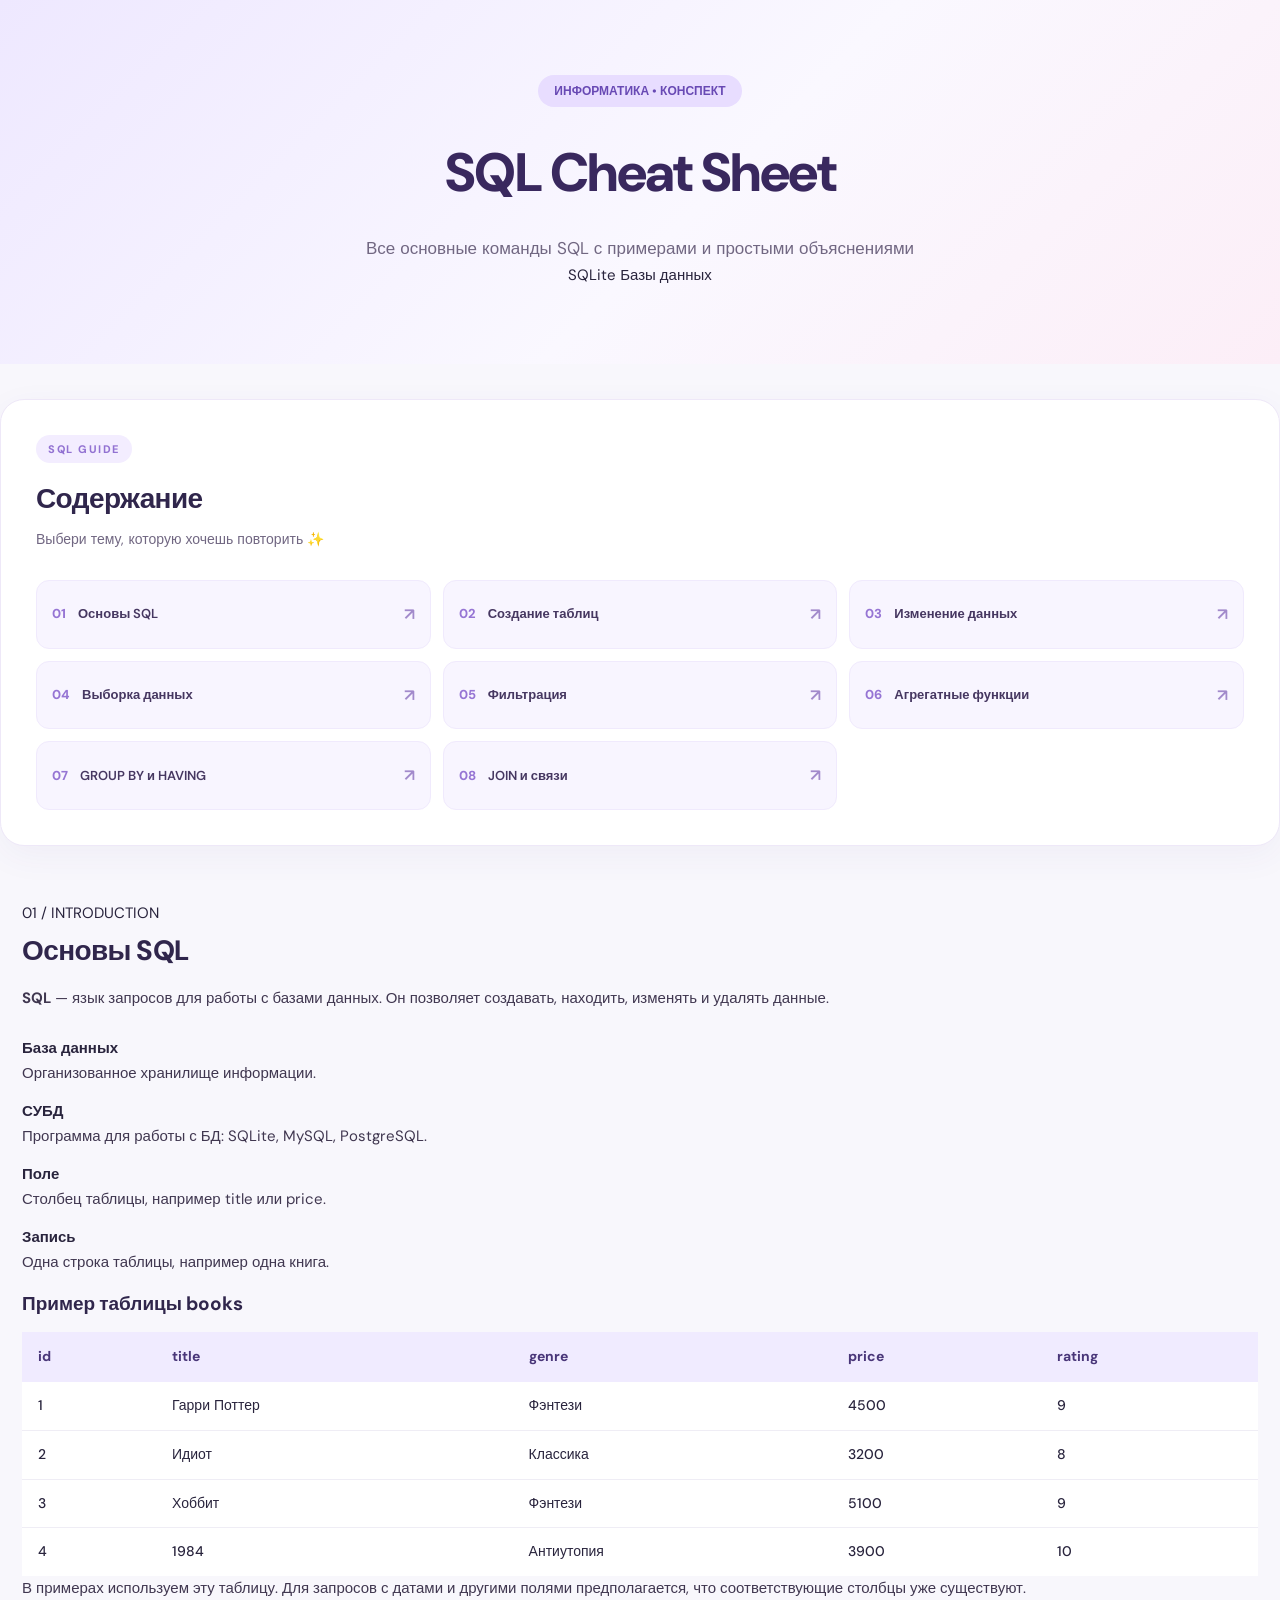
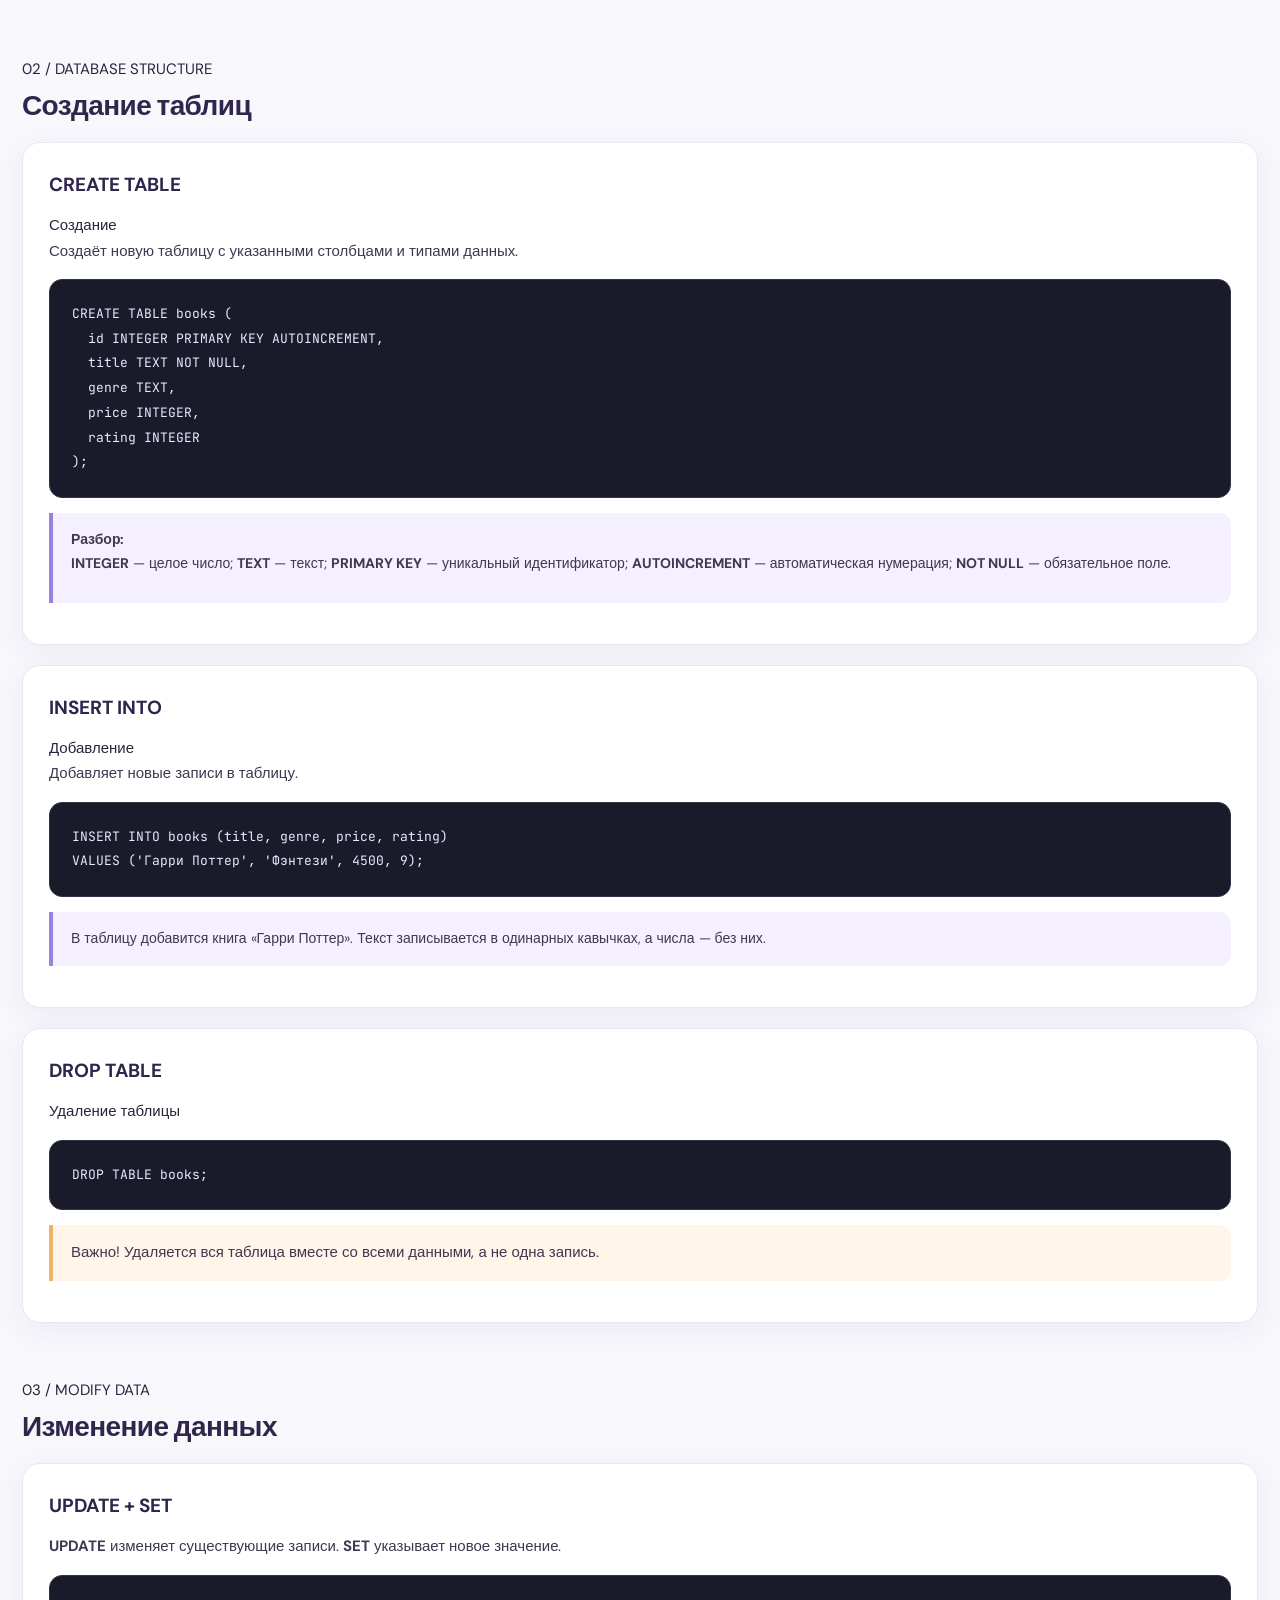
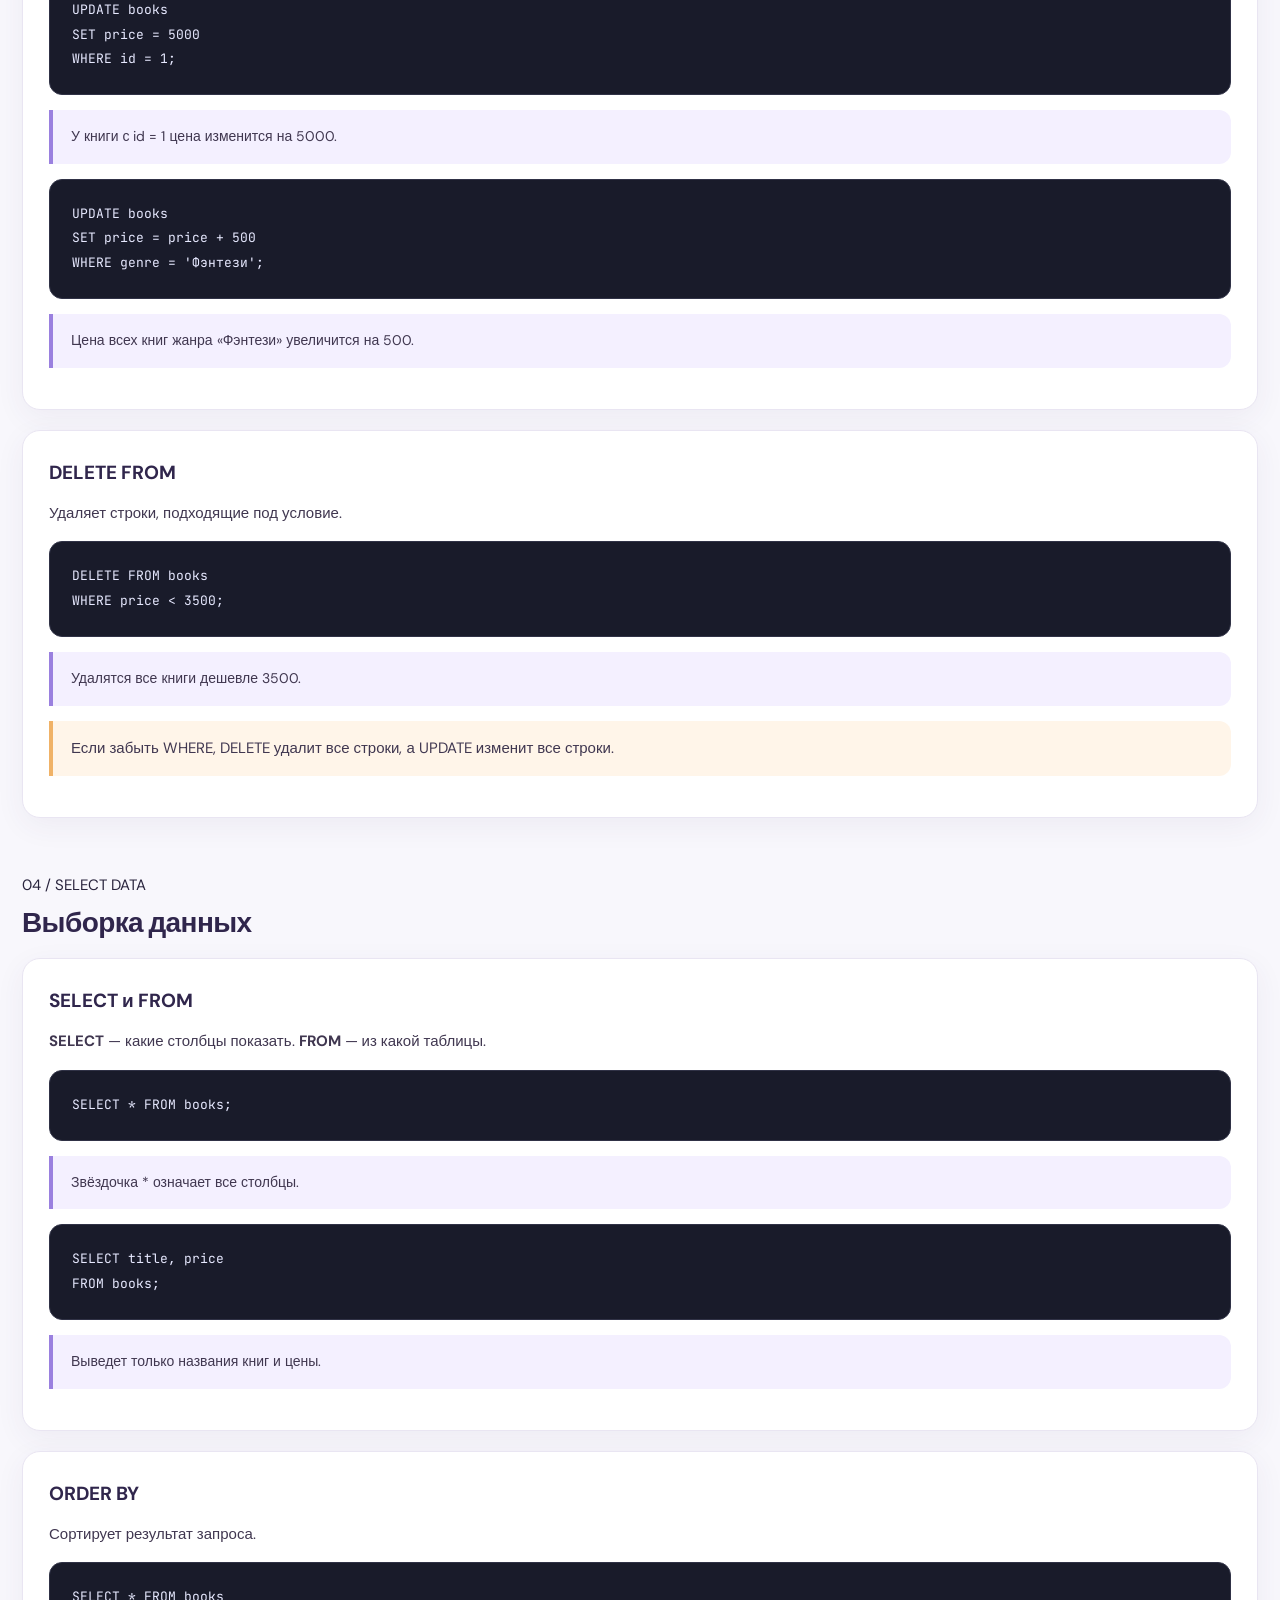
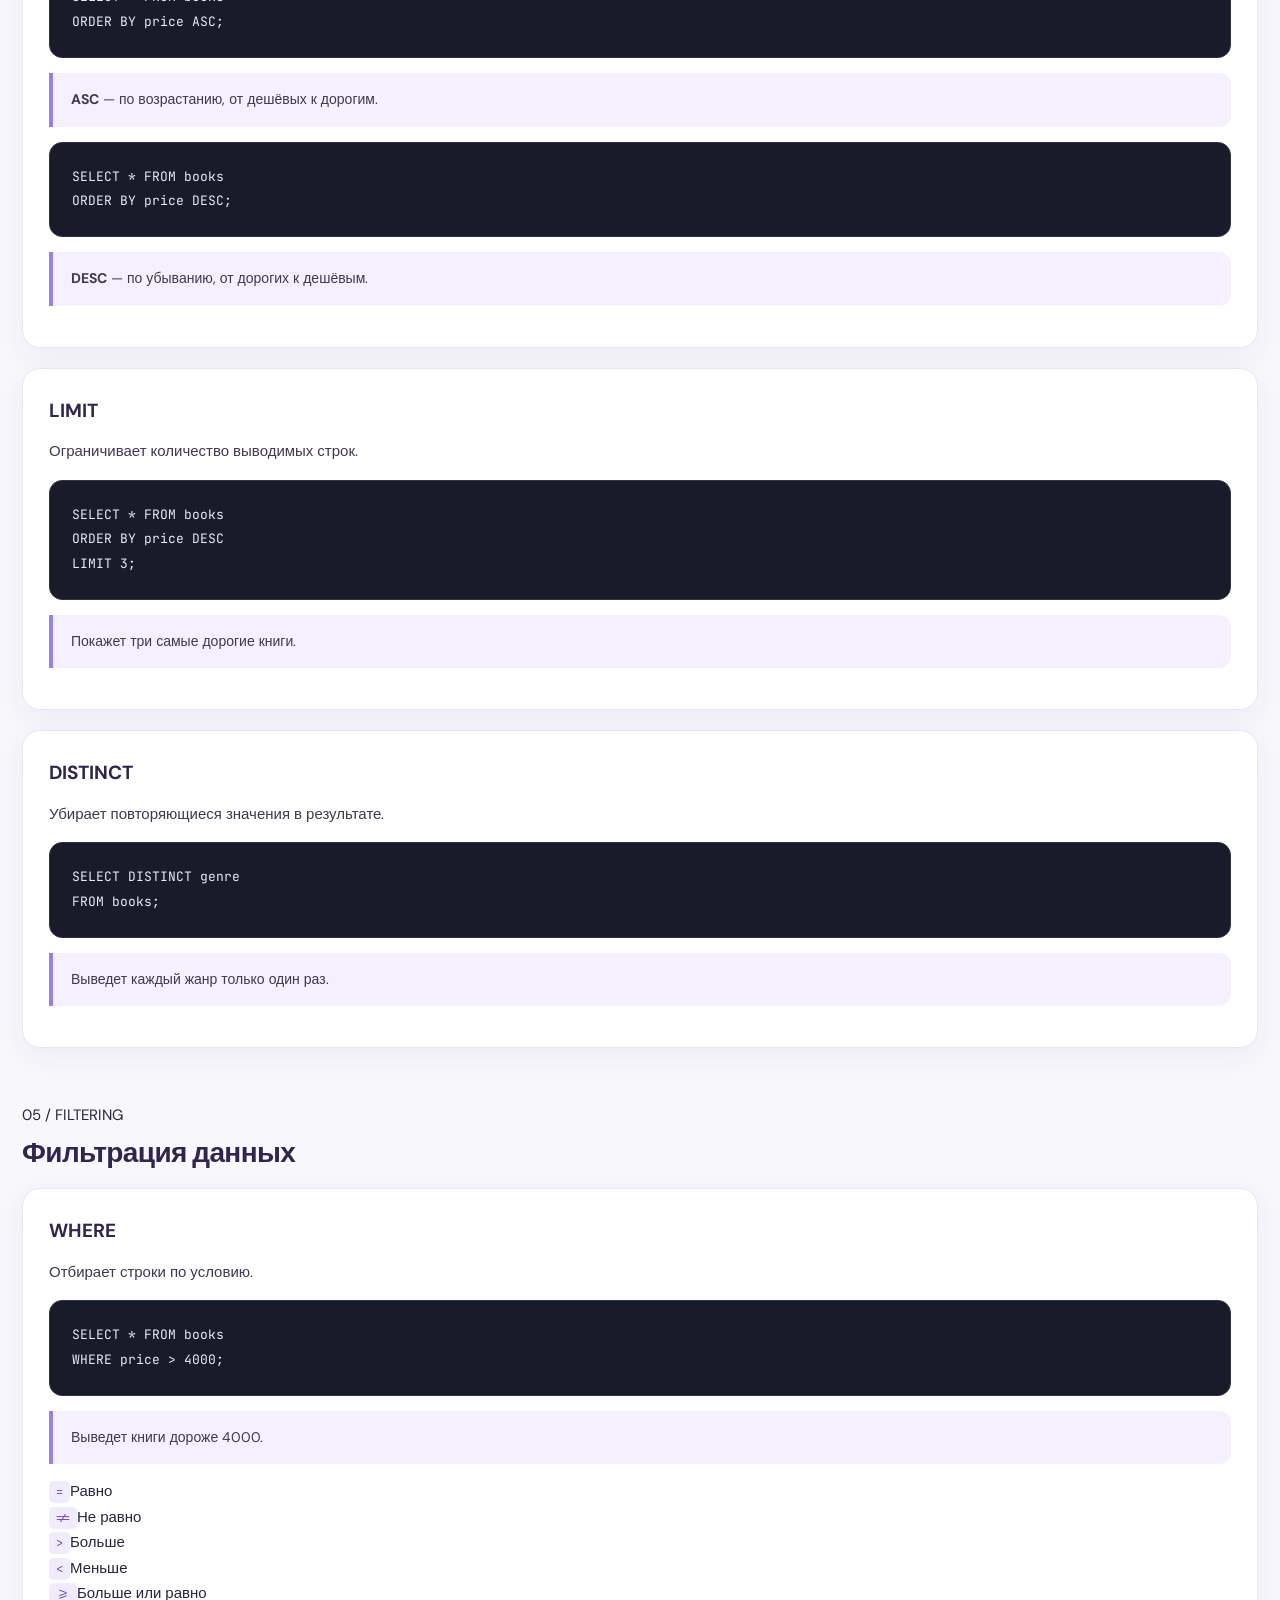
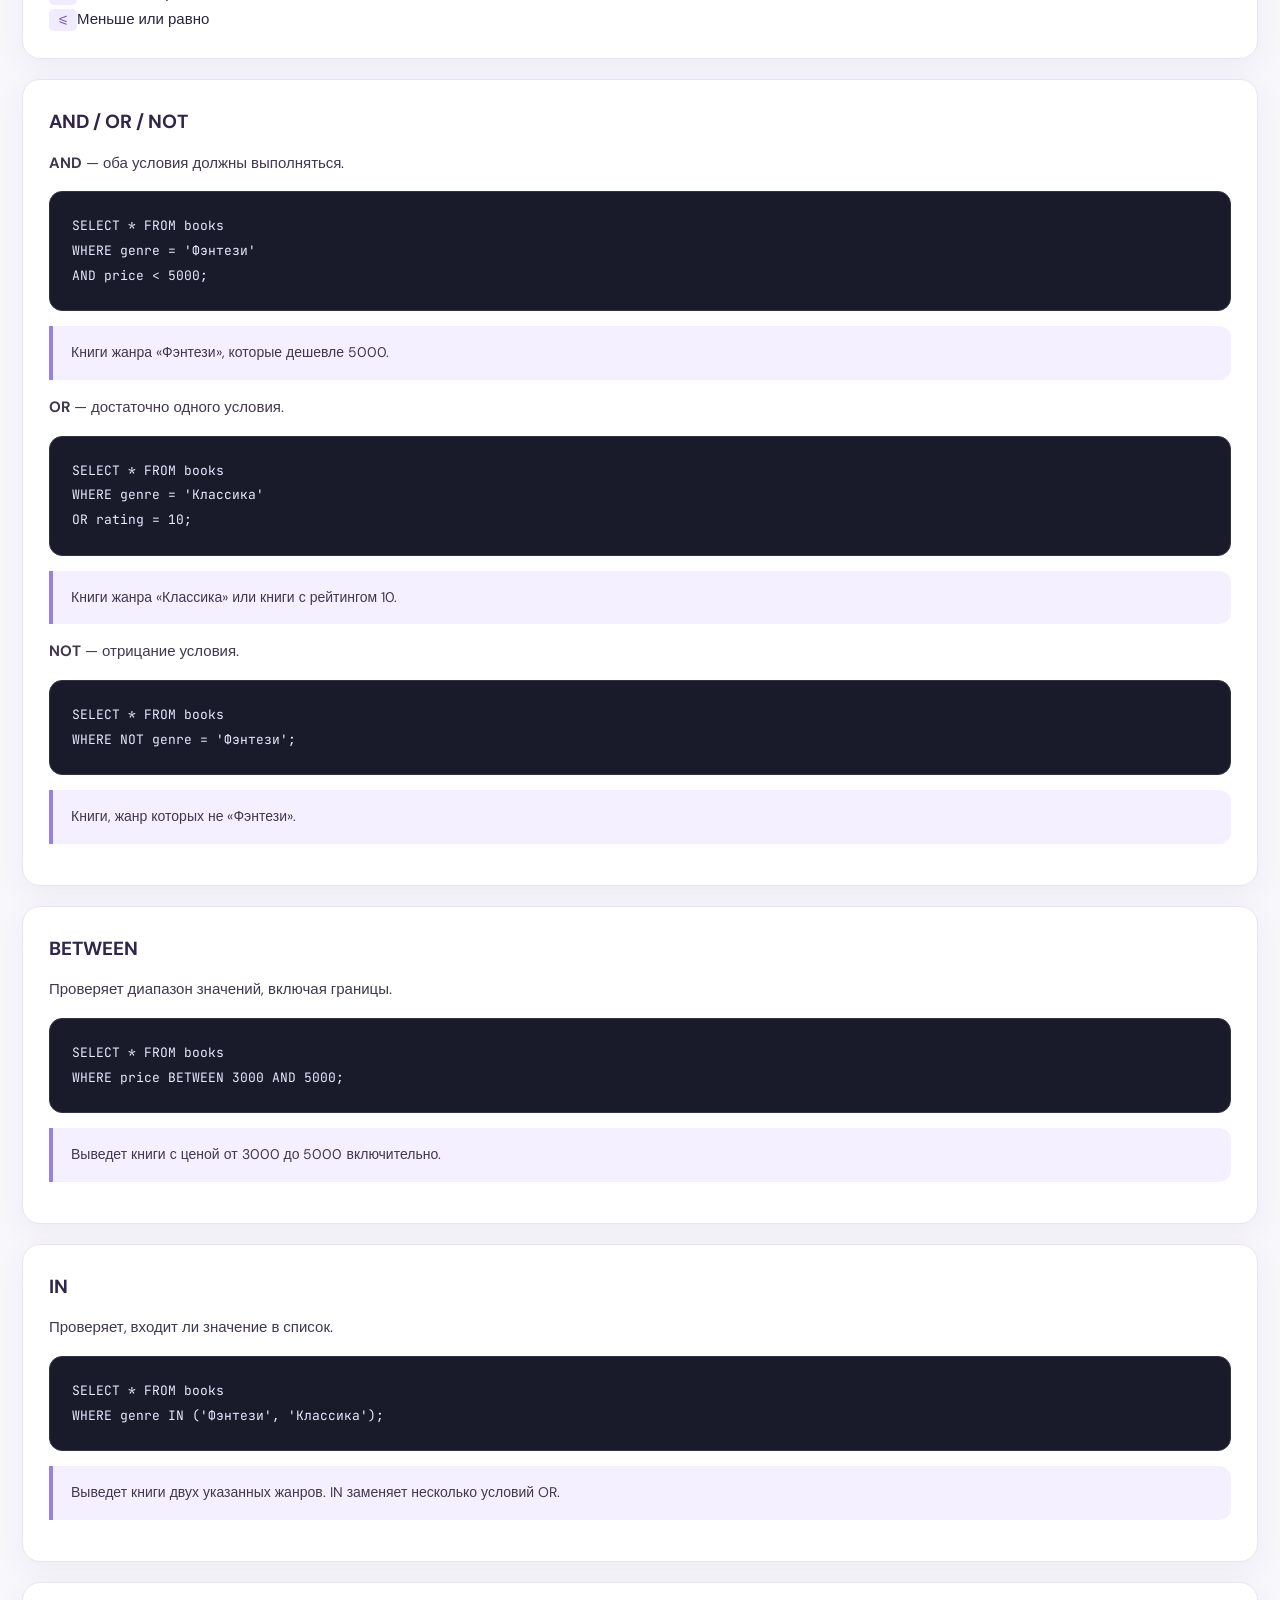
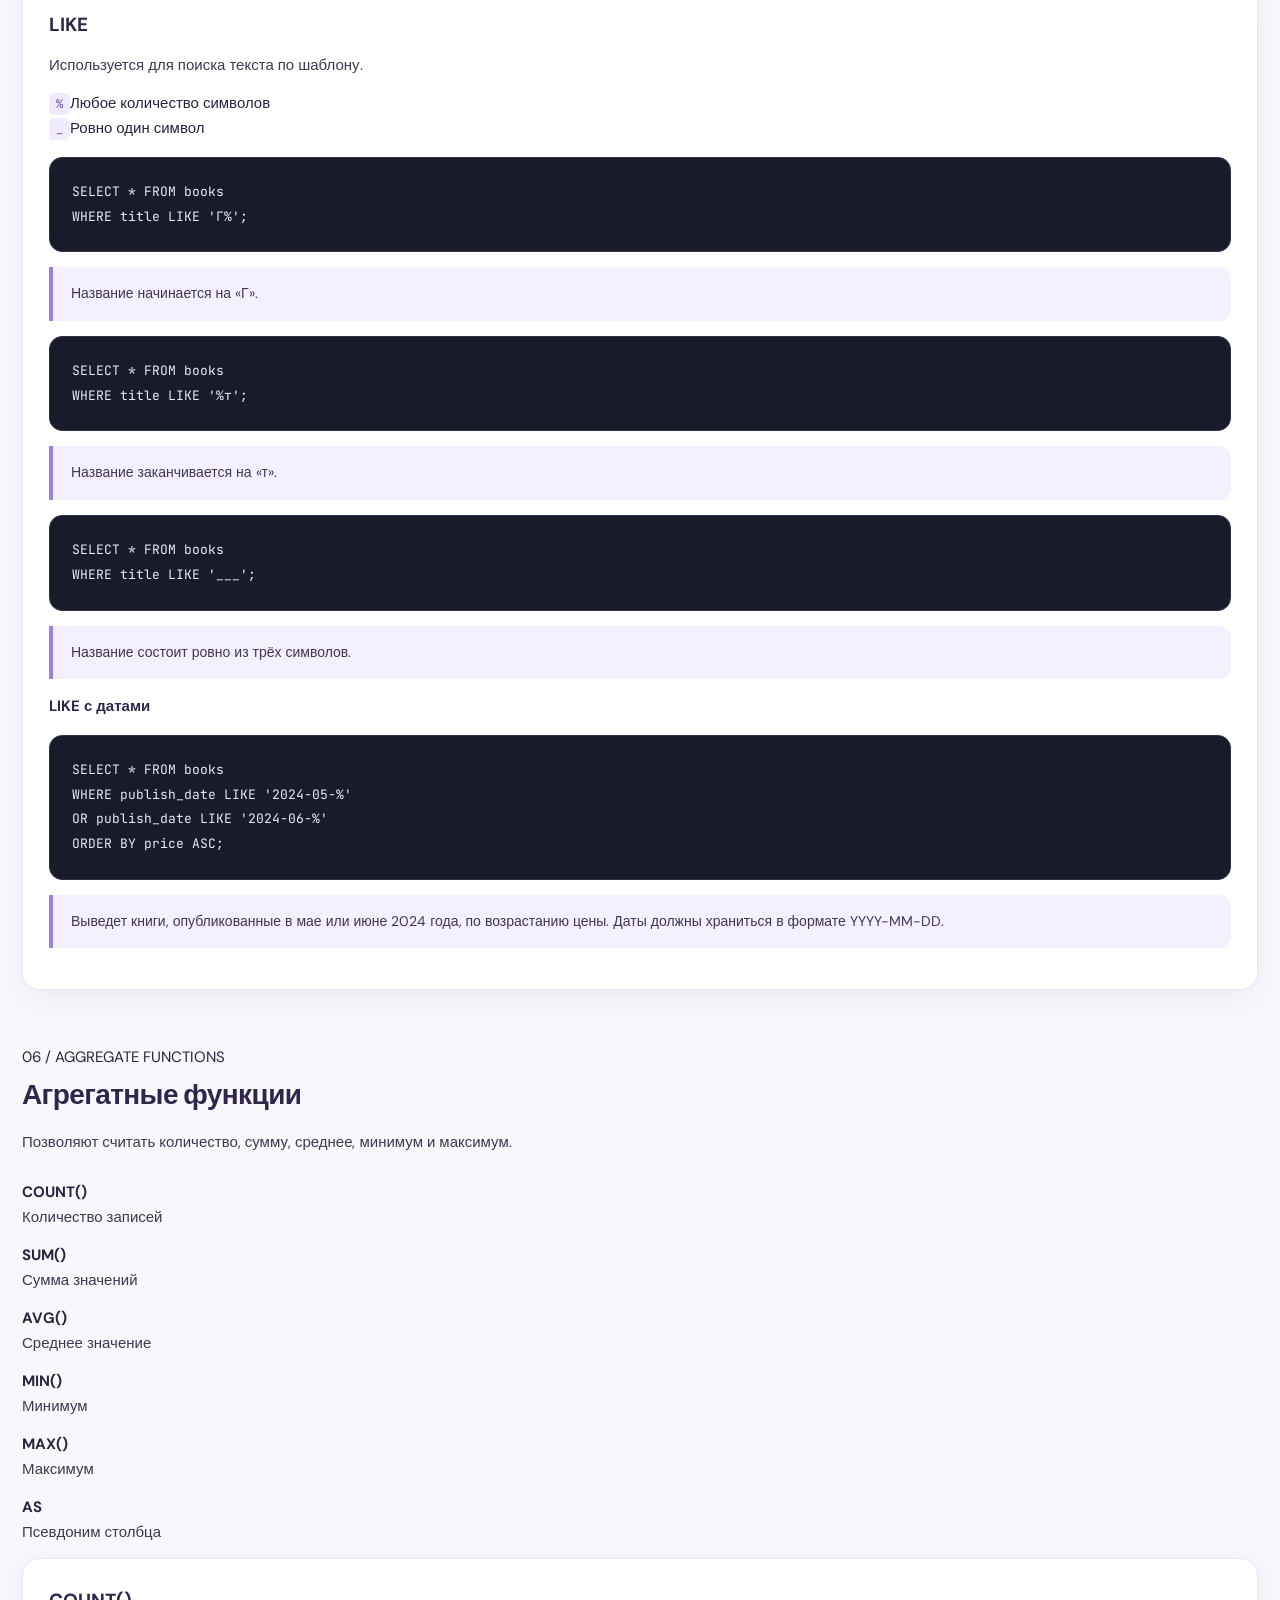
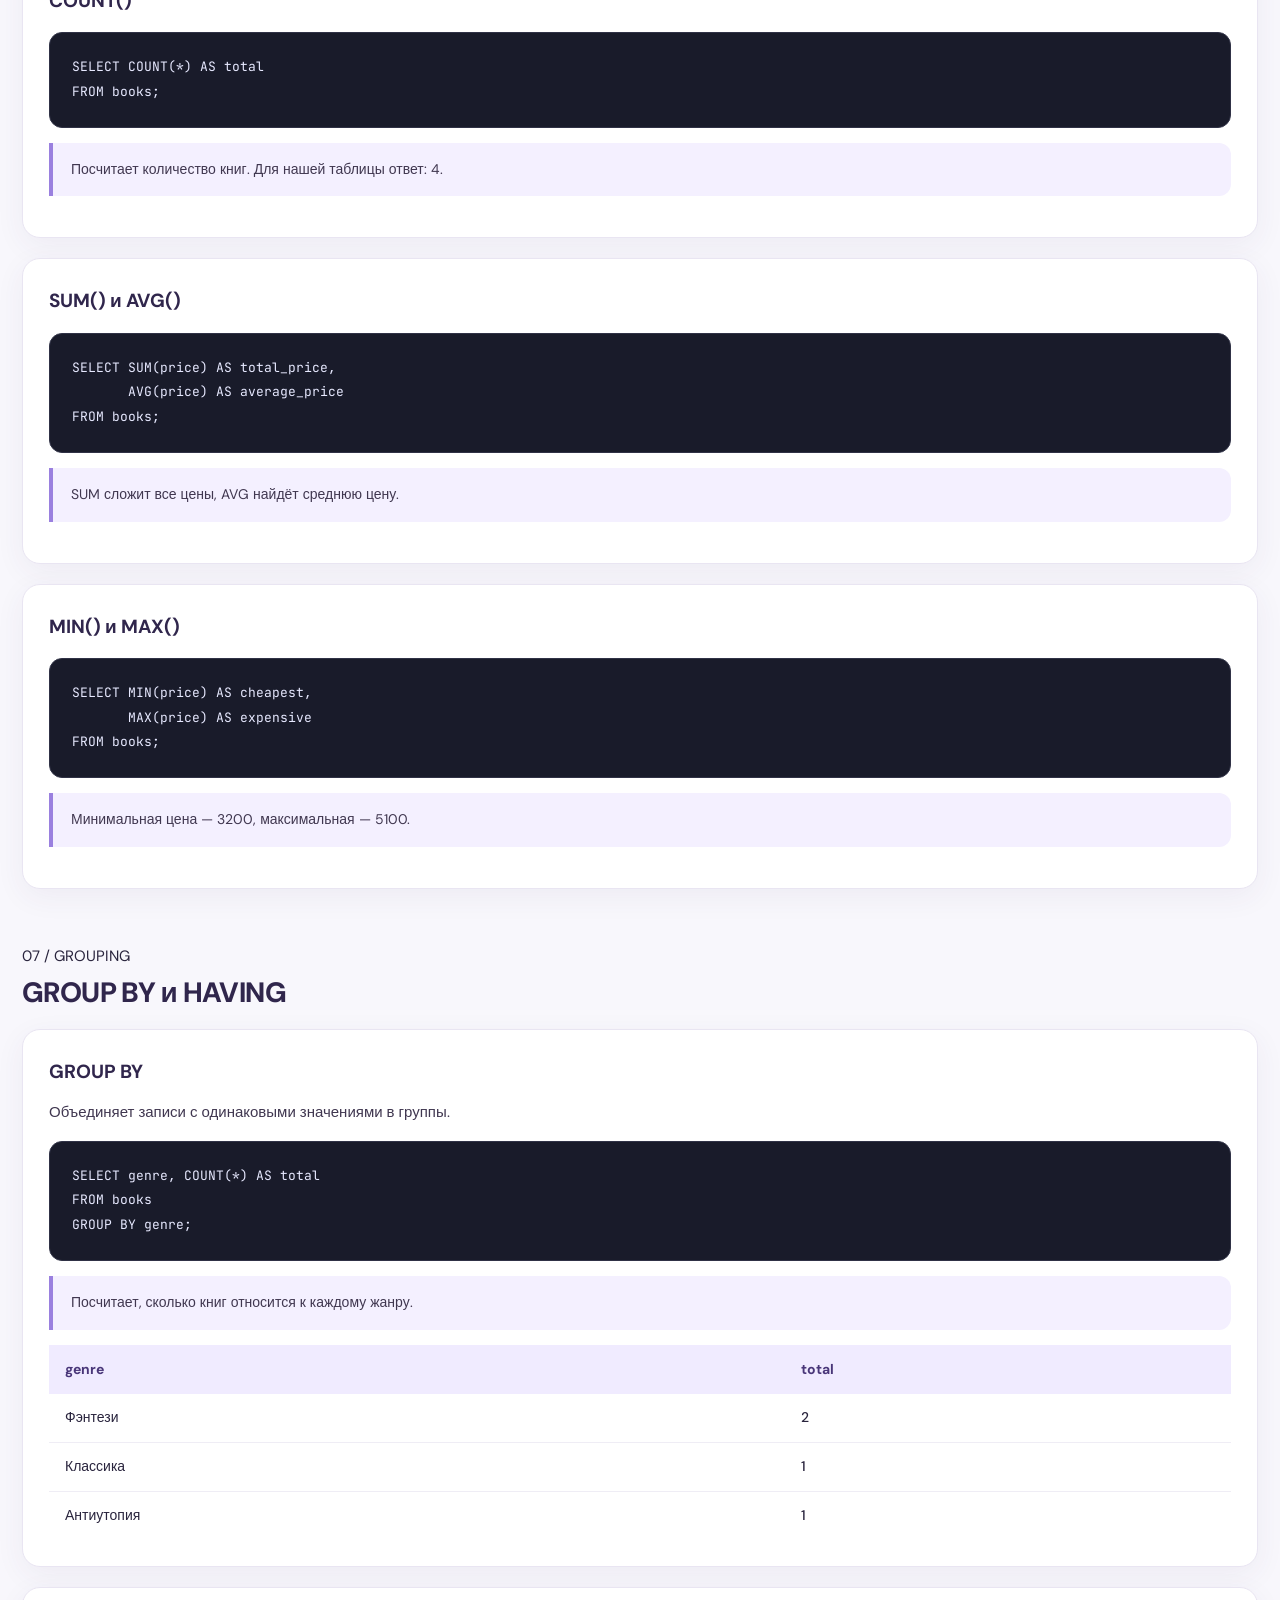
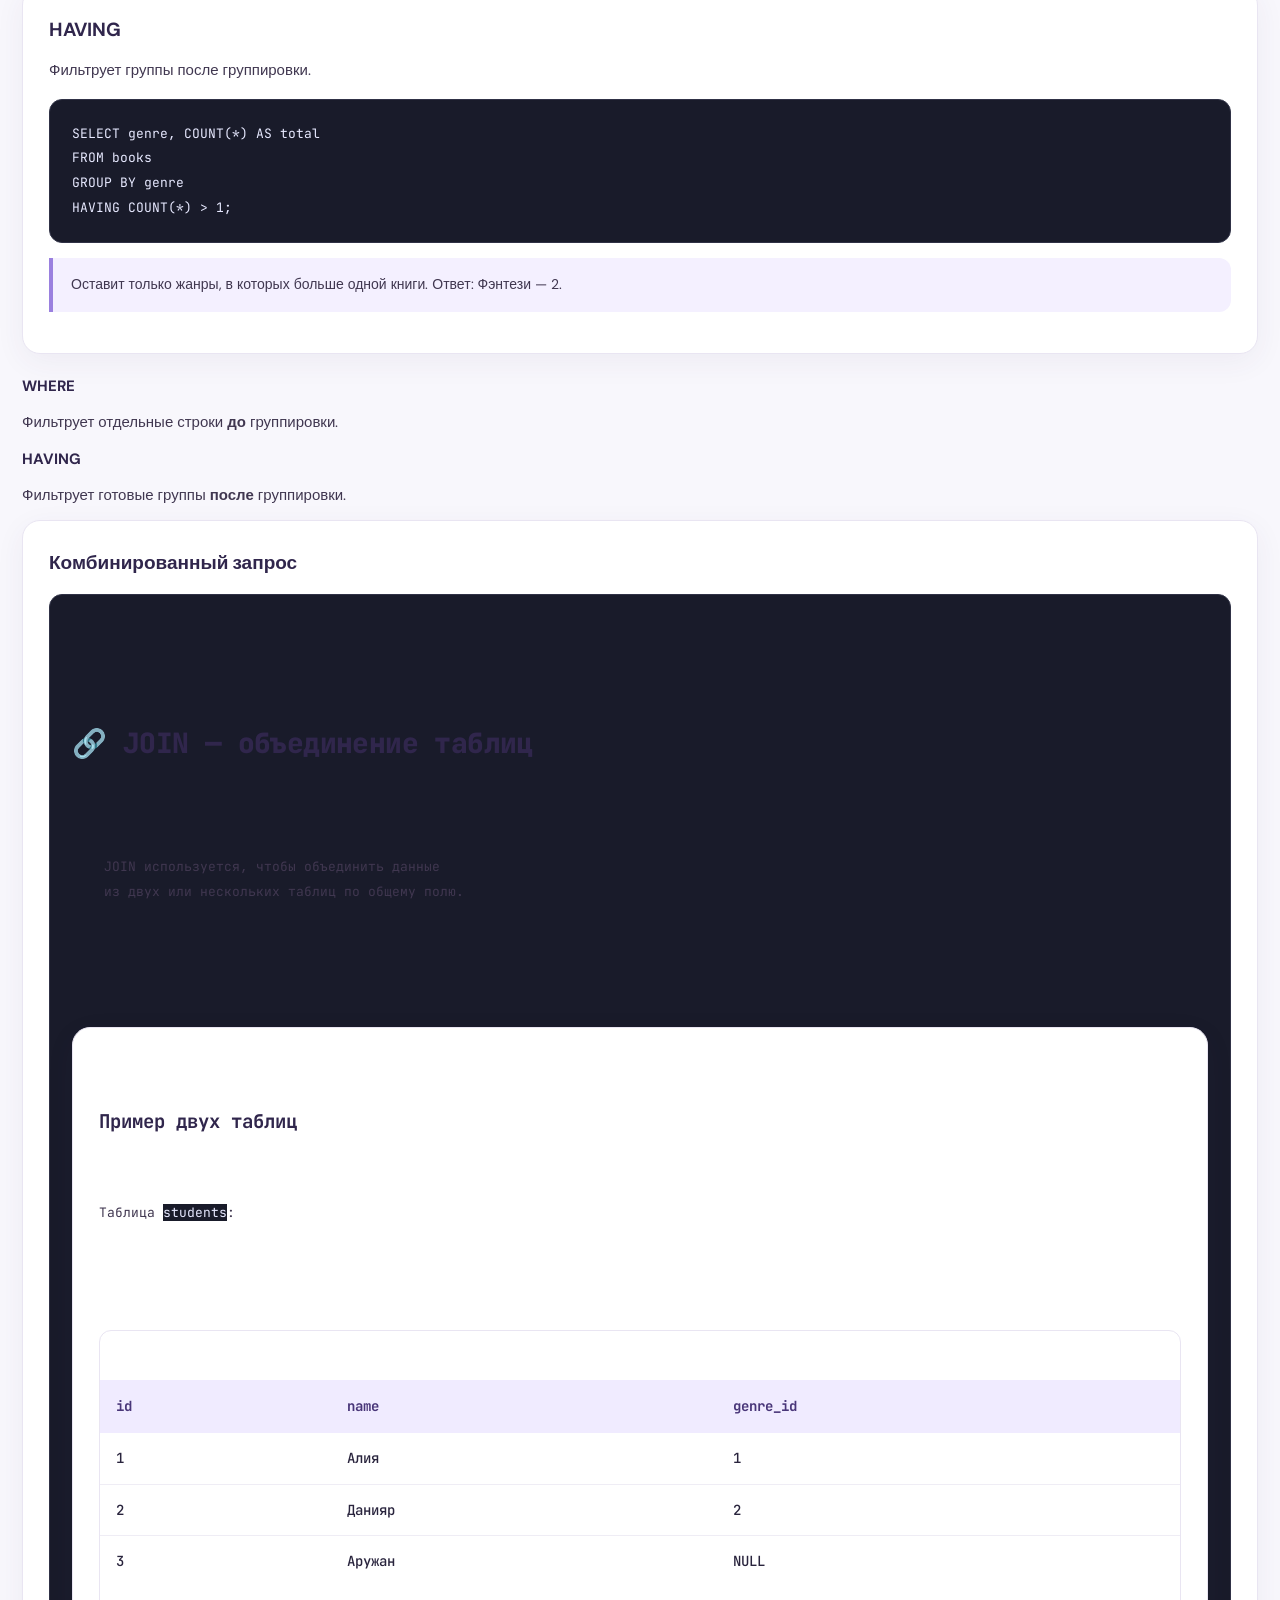
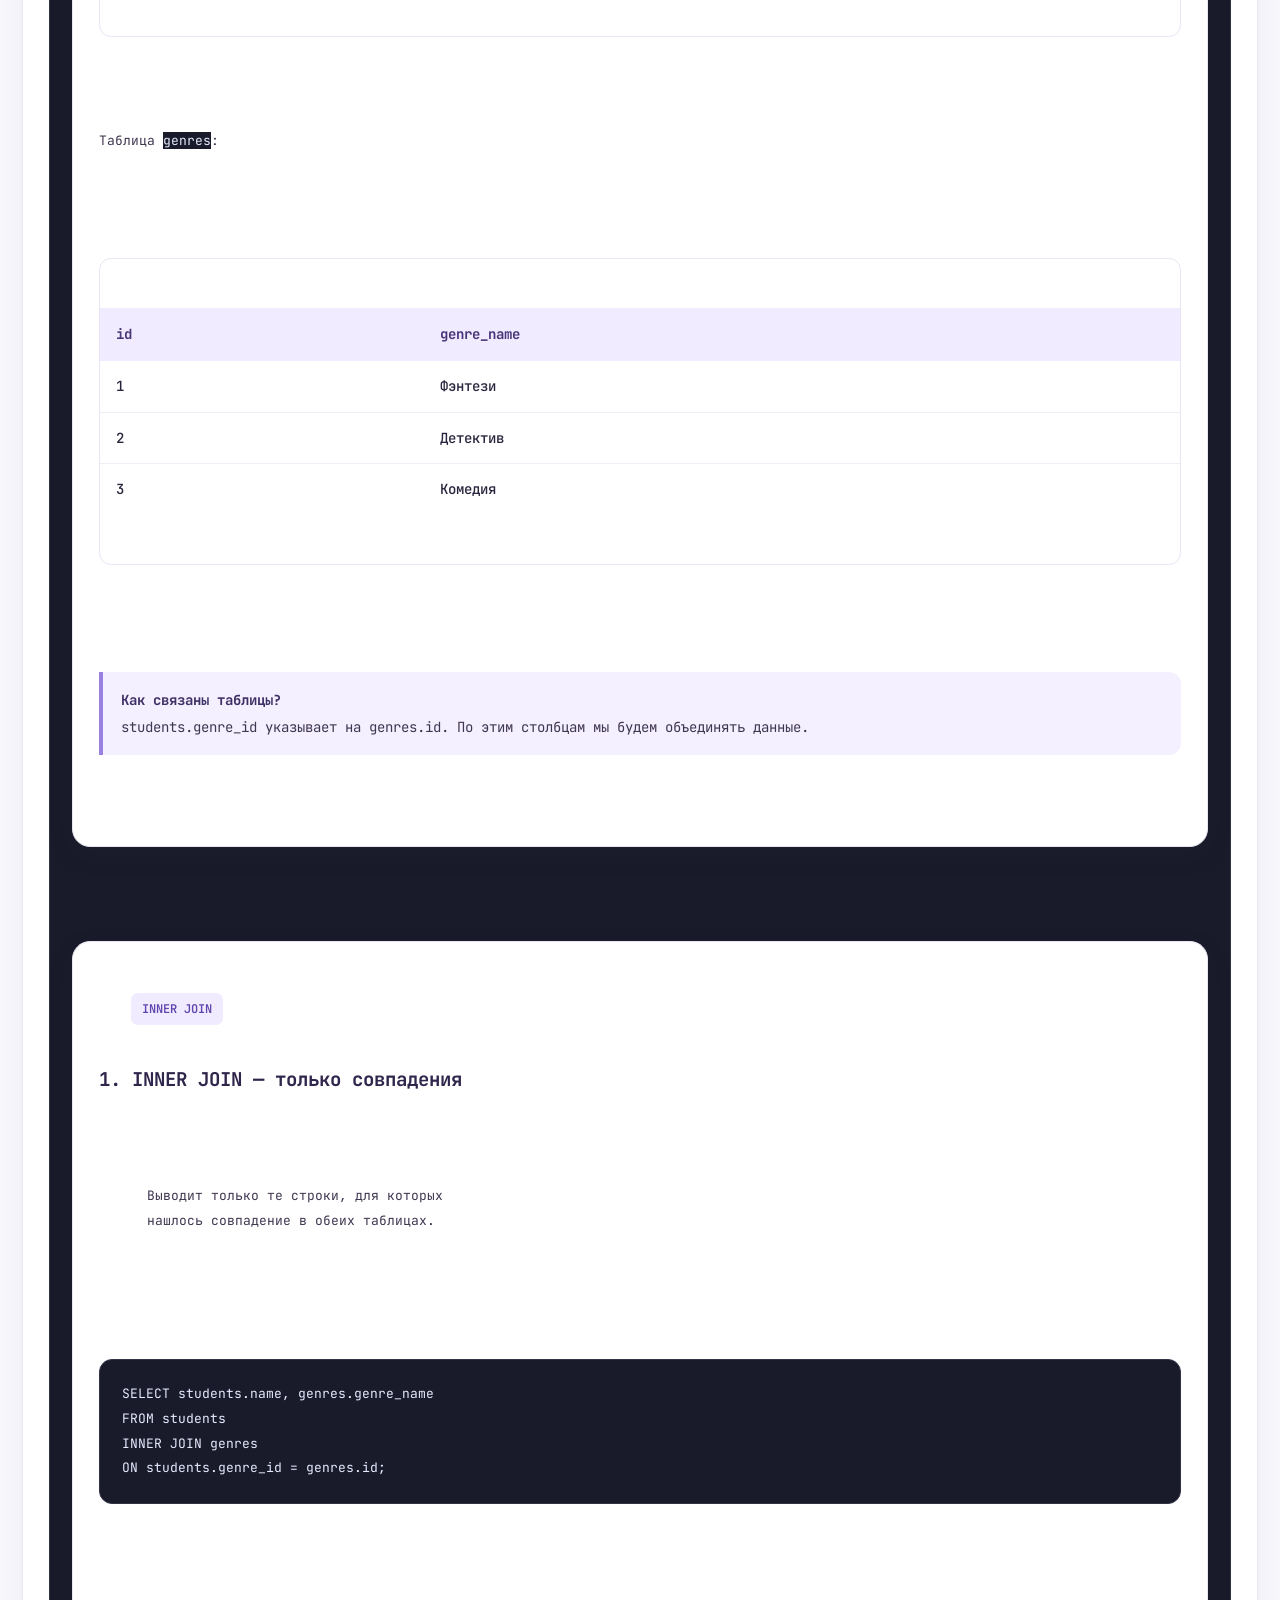
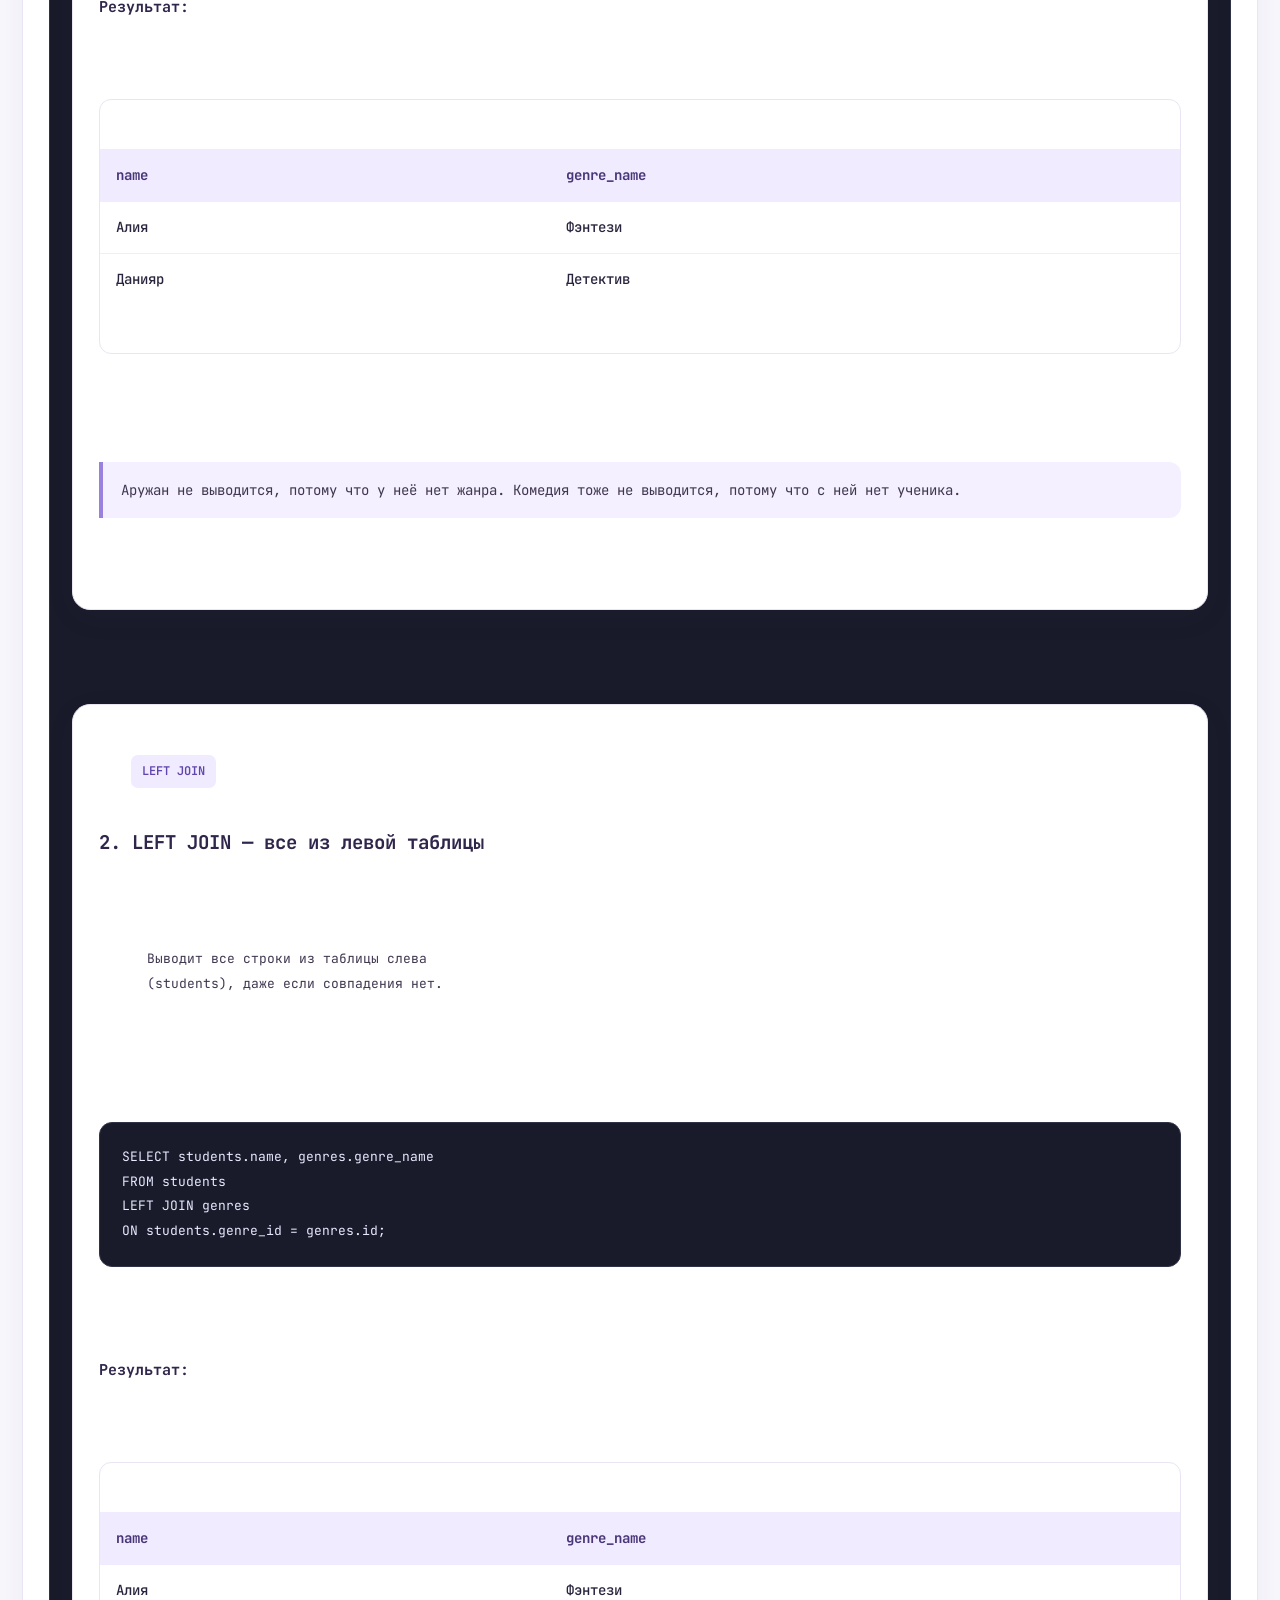
<file: sqldetilergee.html>
<!DOCTYPE html>
<html lang="ru">
<head>
  <meta charset="UTF-8">
  <meta name="viewport" content="width=device-width, initial-scale=1.0">
  <title>SQL | Шпаргалка</title>
  <link rel="stylesheet" href="style.css">
</head>
<body>

<header class="hero">
  <span class="tag">ИНФОРМАТИКА • КОНСПЕКТ</span>
  <h1>SQL <span>Cheat Sheet</span></h1>
  <p>Все основные команды SQL с примерами и простыми объяснениями</p>
  <div class="chips">
    <span>SQLite</span>
    <span>Базы данных</span>
  
  </div>
</header>


<section class="contents" id="contents">
  <div class="contents-heading">
    <span class="contents-label">SQL GUIDE</span>
    <h2>Содержание</h2>
    <p>Выбери тему, которую хочешь повторить ✨</p>
  </div>

  <div class="contents-grid">
    <a href="#basics" class="contents-item">
      <span class="contents-number">01</span>
      <span>Основы SQL</span>
      <span class="contents-arrow">↗</span>
    </a>

    <a href="#create" class="contents-item">
      <span class="contents-number">02</span>
      <span>Создание таблиц</span>
      <span class="contents-arrow">↗</span>
    </a>

    <a href="#update" class="contents-item">
      <span class="contents-number">03</span>
      <span>Изменение данных</span>
      <span class="contents-arrow">↗</span>
    </a>

    <a href="#select" class="contents-item">
      <span class="contents-number">04</span>
      <span>Выборка данных</span>
      <span class="contents-arrow">↗</span>
    </a>

    <a href="#filter" class="contents-item">
      <span class="contents-number">05</span>
      <span>Фильтрация</span>
      <span class="contents-arrow">↗</span>
    </a>

    <a href="#aggregate" class="contents-item">
      <span class="contents-number">06</span>
      <span>Агрегатные функции</span>
      <span class="contents-arrow">↗</span>
    </a>

    <a href="#group" class="contents-item">
      <span class="contents-number">07</span>
      <span>GROUP BY и HAVING</span>
      <span class="contents-arrow">↗</span>
    </a>

    <a href="#joins" class="contents-item">
      <span class="contents-number">08</span>
      <span>JOIN и связи</span>
      <span class="contents-arrow">↗</span>
    </a>

  
  </div>
</section>

  <main>

    <section id="intro">
      <div class="section-label">01 / INTRODUCTION</div>
      <h2>Основы SQL</h2>
      <p><b>SQL</b> — язык запросов для работы с базами данных. Он позволяет создавать, находить, изменять и удалять данные.</p>

      <div class="info-grid">
        <div class="info"><b>База данных</b><p>Организованное хранилище информации.</p></div>
        <div class="info"><b>СУБД</b><p>Программа для работы с БД: SQLite, MySQL, PostgreSQL.</p></div>
        <div class="info"><b>Поле</b><p>Столбец таблицы, например title или price.</p></div>
        <div class="info"><b>Запись</b><p>Одна строка таблицы, например одна книга.</p></div>
      </div>

      <h3>Пример таблицы books</h3>
      <div class="table-scroll">
        <table>
          <tr><th>id</th><th>title</th><th>genre</th><th>price</th><th>rating</th></tr>
          <tr><td>1</td><td>Гарри Поттер</td><td>Фэнтези</td><td>4500</td><td>9</td></tr>
          <tr><td>2</td><td>Идиот</td><td>Классика</td><td>3200</td><td>8</td></tr>
          <tr><td>3</td><td>Хоббит</td><td>Фэнтези</td><td>5100</td><td>9</td></tr>
          <tr><td>4</td><td>1984</td><td>Антиутопия</td><td>3900</td><td>10</td></tr>
        </table>
      </div>
      <p class="hint">В примерах используем эту таблицу. Для запросов с датами и другими полями предполагается, что соответствующие столбцы уже существуют.</p>
    </section>

    <section id="create">
      <div class="section-label">02 / DATABASE STRUCTURE</div>
      <h2>Создание таблиц</h2>

      <div class="card">
        <div class="card-top"><h3>CREATE TABLE</h3><span>Создание</span></div>
        <p>Создаёт новую таблицу с указанными столбцами и типами данных.</p>
        <pre><code>CREATE TABLE books (
  id INTEGER PRIMARY KEY AUTOINCREMENT,
  title TEXT NOT NULL,
  genre TEXT,
  price INTEGER,
  rating INTEGER
);</code></pre>
        <div class="explanation">
          <b>Разбор:</b>
          <p><b>INTEGER</b> — целое число; <b>TEXT</b> — текст; <b>PRIMARY KEY</b> — уникальный идентификатор; <b>AUTOINCREMENT</b> — автоматическая нумерация; <b>NOT NULL</b> — обязательное поле.</p>
        </div>
      </div>

      <div class="card">
        <div class="card-top"><h3>INSERT INTO</h3><span>Добавление</span></div>
        <p>Добавляет новые записи в таблицу.</p>
        <pre><code>INSERT INTO books (title, genre, price, rating)
VALUES ('Гарри Поттер', 'Фэнтези', 4500, 9);</code></pre>
        <div class="explanation">В таблицу добавится книга «Гарри Поттер». Текст записывается в одинарных кавычках, а числа — без них.</div>
      </div>

      <div class="card">
        <div class="card-top"><h3>DROP TABLE</h3><span>Удаление таблицы</span></div>
        <pre><code>DROP TABLE books;</code></pre>
        <div class="warning">Важно! Удаляется вся таблица вместе со всеми данными, а не одна запись.</div>
      </div>
    </section>

    <section id="edit">
      <div class="section-label">03 / MODIFY DATA</div>
      <h2>Изменение данных</h2>

      <div class="card">
        <h3>UPDATE + SET</h3>
        <p><b>UPDATE</b> изменяет существующие записи. <b>SET</b> указывает новое значение.</p>
        <pre><code>UPDATE books
SET price = 5000
WHERE id = 1;</code></pre>
        <div class="explanation">У книги с id = 1 цена изменится на 5000.</div>
        <pre><code>UPDATE books
SET price = price + 500
WHERE genre = 'Фэнтези';</code></pre>
        <div class="explanation">Цена всех книг жанра «Фэнтези» увеличится на 500.</div>
      </div>

      <div class="card">
        <h3>DELETE FROM</h3>
        <p>Удаляет строки, подходящие под условие.</p>
        <pre><code>DELETE FROM books
WHERE price &lt; 3500;</code></pre>
        <div class="explanation">Удалятся все книги дешевле 3500.</div>
        <div class="warning">Если забыть WHERE, DELETE удалит все строки, а UPDATE изменит все строки.</div>
      </div>
    </section>

    <section id="select">
      <div class="section-label">04 / SELECT DATA</div>
      <h2>Выборка данных</h2>

      <div class="card">
        <h3>SELECT и FROM</h3>
        <p><b>SELECT</b> — какие столбцы показать. <b>FROM</b> — из какой таблицы.</p>
        <pre><code>SELECT * FROM books;</code></pre>
        <div class="explanation">Звёздочка * означает все столбцы.</div>
        <pre><code>SELECT title, price
FROM books;</code></pre>
        <div class="explanation">Выведет только названия книг и цены.</div>
      </div>

      <div class="card">
        <h3>ORDER BY</h3>
        <p>Сортирует результат запроса.</p>
        <pre><code>SELECT * FROM books
ORDER BY price ASC;</code></pre>
        <div class="explanation"><b>ASC</b> — по возрастанию, от дешёвых к дорогим.</div>
        <pre><code>SELECT * FROM books
ORDER BY price DESC;</code></pre>
        <div class="explanation"><b>DESC</b> — по убыванию, от дорогих к дешёвым.</div>
      </div>

      <div class="card">
        <h3>LIMIT</h3>
        <p>Ограничивает количество выводимых строк.</p>
        <pre><code>SELECT * FROM books
ORDER BY price DESC
LIMIT 3;</code></pre>
        <div class="explanation">Покажет три самые дорогие книги.</div>
      </div>

      <div class="card">
        <h3>DISTINCT</h3>
        <p>Убирает повторяющиеся значения в результате.</p>
        <pre><code>SELECT DISTINCT genre
FROM books;</code></pre>
        <div class="explanation">Выведет каждый жанр только один раз.</div>
      </div>
    </section>

    <section id="filter">
      <div class="section-label">05 / FILTERING</div>
      <h2>Фильтрация данных</h2>

      <div class="card">
        <h3>WHERE</h3>
        <p>Отбирает строки по условию.</p>
        <pre><code>SELECT * FROM books
WHERE price &gt; 4000;</code></pre>
        <div class="explanation">Выведет книги дороже 4000.</div>
        <div class="operator-grid">
          <div><code>=</code><span>Равно</span></div>
          <div><code>!=</code><span>Не равно</span></div>
          <div><code>&gt;</code><span>Больше</span></div>
          <div><code>&lt;</code><span>Меньше</span></div>
          <div><code>&gt;=</code><span>Больше или равно</span></div>
          <div><code>&lt;=</code><span>Меньше или равно</span></div>
        </div>
      </div>

      <div class="card">
        <h3>AND / OR / NOT</h3>
        <p><b>AND</b> — оба условия должны выполняться.</p>
        <pre><code>SELECT * FROM books
WHERE genre = 'Фэнтези'
AND price &lt; 5000;</code></pre>
        <div class="explanation">Книги жанра «Фэнтези», которые дешевле 5000.</div>

        <p><b>OR</b> — достаточно одного условия.</p>
        <pre><code>SELECT * FROM books
WHERE genre = 'Классика'
OR rating = 10;</code></pre>
        <div class="explanation">Книги жанра «Классика» или книги с рейтингом 10.</div>

        <p><b>NOT</b> — отрицание условия.</p>
        <pre><code>SELECT * FROM books
WHERE NOT genre = 'Фэнтези';</code></pre>
        <div class="explanation">Книги, жанр которых не «Фэнтези».</div>
      </div>

      <div class="card">
        <h3>BETWEEN</h3>
        <p>Проверяет диапазон значений, включая границы.</p>
        <pre><code>SELECT * FROM books
WHERE price BETWEEN 3000 AND 5000;</code></pre>
        <div class="explanation">Выведет книги с ценой от 3000 до 5000 включительно.</div>
      </div>

      <div class="card">
        <h3>IN</h3>
        <p>Проверяет, входит ли значение в список.</p>
        <pre><code>SELECT * FROM books
WHERE genre IN ('Фэнтези', 'Классика');</code></pre>
        <div class="explanation">Выведет книги двух указанных жанров. IN заменяет несколько условий OR.</div>
      </div>

      <div class="card">
        <h3>LIKE</h3>
        <p>Используется для поиска текста по шаблону.</p>
        <div class="operator-grid">
          <div><code>%</code><span>Любое количество символов</span></div>
          <div><code>_</code><span>Ровно один символ</span></div>
        </div>
        <pre><code>SELECT * FROM books
WHERE title LIKE 'Г%';</code></pre>
        <div class="explanation">Название начинается на «Г».</div>
        <pre><code>SELECT * FROM books
WHERE title LIKE '%т';</code></pre>
        <div class="explanation">Название заканчивается на «т».</div>
        <pre><code>SELECT * FROM books
WHERE title LIKE '___';</code></pre>
        <div class="explanation">Название состоит ровно из трёх символов.</div>

        <h4>LIKE с датами</h4>
        <pre><code>SELECT * FROM books
WHERE publish_date LIKE '2024-05-%'
OR publish_date LIKE '2024-06-%'
ORDER BY price ASC;</code></pre>
        <div class="explanation">Выведет книги, опубликованные в мае или июне 2024 года, по возрастанию цены. Даты должны храниться в формате YYYY-MM-DD.</div>
      </div>
    </section>

    <section id="functions">
      <div class="section-label">06 / AGGREGATE FUNCTIONS</div>
      <h2>Агрегатные функции</h2>
      <p>Позволяют считать количество, сумму, среднее, минимум и максимум.</p>

      <div class="info-grid">
        <div class="info"><b>COUNT()</b><p>Количество записей</p></div>
        <div class="info"><b>SUM()</b><p>Сумма значений</p></div>
        <div class="info"><b>AVG()</b><p>Среднее значение</p></div>
        <div class="info"><b>MIN()</b><p>Минимум</p></div>
        <div class="info"><b>MAX()</b><p>Максимум</p></div>
        <div class="info"><b>AS</b><p>Псевдоним столбца</p></div>
      </div>

      <div class="card">
        <h3>COUNT()</h3>
        <pre><code>SELECT COUNT(*) AS total
FROM books;</code></pre>
        <div class="explanation">Посчитает количество книг. Для нашей таблицы ответ: 4.</div>
      </div>

      <div class="card">
        <h3>SUM() и AVG()</h3>
        <pre><code>SELECT SUM(price) AS total_price,
       AVG(price) AS average_price
FROM books;</code></pre>
        <div class="explanation">SUM сложит все цены, AVG найдёт среднюю цену.</div>
      </div>

      <div class="card">
        <h3>MIN() и MAX()</h3>
        <pre><code>SELECT MIN(price) AS cheapest,
       MAX(price) AS expensive
FROM books;</code></pre>
        <div class="explanation">Минимальная цена — 3200, максимальная — 5100.</div>
      </div>
    </section>

    <section id="group">
      <div class="section-label">07 / GROUPING</div>
      <h2>GROUP BY и HAVING</h2>

      <div class="card">
        <h3>GROUP BY</h3>
        <p>Объединяет записи с одинаковыми значениями в группы.</p>
        <pre><code>SELECT genre, COUNT(*) AS total
FROM books
GROUP BY genre;</code></pre>
        <div class="explanation">Посчитает, сколько книг относится к каждому жанру.</div>
        <div class="table-scroll">
          <table>
            <tr><th>genre</th><th>total</th></tr>
            <tr><td>Фэнтези</td><td>2</td></tr>
            <tr><td>Классика</td><td>1</td></tr>
            <tr><td>Антиутопия</td><td>1</td></tr>
          </table>
        </div>
      </div>

      <div class="card">
        <h3>HAVING</h3>
        <p>Фильтрует группы после группировки.</p>
        <pre><code>SELECT genre, COUNT(*) AS total
FROM books
GROUP BY genre
HAVING COUNT(*) &gt; 1;</code></pre>
        <div class="explanation">Оставит только жанры, в которых больше одной книги. Ответ: Фэнтези — 2.</div>
      </div>

      <div class="comparison">
        <div><h4>WHERE</h4><p>Фильтрует отдельные строки <b>до</b> группировки.</p></div>
        <div><h4>HAVING</h4><p>Фильтрует готовые группы <b>после</b> группировки.</p></div>
      </div>

      <div class="card">
        <h3>Комбинированный запрос</h3>
        <pre><code>
      
<section id="joins">
  <h2>🔗 JOIN — объединение таблиц</h2>
  <p>
    JOIN используется, чтобы объединить данные
    из двух или нескольких таблиц по общему полю.
  </p>

  <div class="card">
    <h3>Пример двух таблиц</h3>
    <p>Таблица <code>students</code>:</p>

    <div class="table-wrapper">
      <table>
        <tr><th>id</th><th>name</th><th>genre_id</th></tr>
        <tr><td>1</td><td>Алия</td><td>1</td></tr>
        <tr><td>2</td><td>Данияр</td><td>2</td></tr>
        <tr><td>3</td><td>Аружан</td><td>NULL</td></tr>
      </table>
    </div>

    <p>Таблица <code>genres</code>:</p>

    <div class="table-wrapper">
      <table>
        <tr><th>id</th><th>genre_name</th></tr>
        <tr><td>1</td><td>Фэнтези</td></tr>
        <tr><td>2</td><td>Детектив</td></tr>
        <tr><td>3</td><td>Комедия</td></tr>
      </table>
    </div>

    <div class="explanation">
      <strong>Как связаны таблицы?</strong><br>
      students.genre_id указывает на genres.id.
      По этим столбцам мы будем объединять данные.
    </div>
  </div>

  <div class="card">
    <span class="command">INNER JOIN</span>
    <h3>1. INNER JOIN — только совпадения</h3>
    <p>
      Выводит только те строки, для которых
      нашлось совпадение в обеих таблицах.
    </p>

    <pre><code>SELECT students.name, genres.genre_name
FROM students
INNER JOIN genres
ON students.genre_id = genres.id;</code></pre>

    <h4>Результат:</h4>
    <div class="table-wrapper">
      <table>
        <tr><th>name</th><th>genre_name</th></tr>
        <tr><td>Алия</td><td>Фэнтези</td></tr>
        <tr><td>Данияр</td><td>Детектив</td></tr>
      </table>
    </div>

    <div class="explanation">
      Аружан не выводится, потому что у неё
      нет жанра. Комедия тоже не выводится,
      потому что с ней нет ученика.
    </div>
  </div>

  <div class="card">
    <span class="command">LEFT JOIN</span>
    <h3>2. LEFT JOIN — все из левой таблицы</h3>
    <p>
      Выводит все строки из таблицы слева
      (students), даже если совпадения нет.
    </p>

    <pre><code>SELECT students.name, genres.genre_name
FROM students
LEFT JOIN genres
ON students.genre_id = genres.id;</code></pre>

    <h4>Результат:</h4>
    <div class="table-wrapper">
      <table>
        <tr><th>name</th><th>genre_name</th></tr>
        <tr><td>Алия</td><td>Фэнтези</td></tr>
        <tr><td>Данияр</td><td>Детектив</td></tr>
        <tr><td>Аружан</td><td>NULL</td></tr>
      </table>
    </div>

    <div class="explanation">
      Аружан осталась в результате,
      потому что LEFT JOIN сохраняет
      все строки левой таблицы.
      NULL означает отсутствие значения.
    </div>
  </div>

  <div class="card">
    <span class="command">RIGHT JOIN</span>
    <h3>3. RIGHT JOIN — все из правой таблицы</h3>
    <p>
      Выводит все строки из таблицы справа
      (genres), даже если совпадения нет.
    </p>

    <pre><code>SELECT students.name, genres.genre_name
FROM students
RIGHT JOIN genres
ON students.genre_id = genres.id;</code></pre>

    <h4>Результат:</h4>
    <div class="table-wrapper">
      <table>
        <tr><th>name</th><th>genre_name</th></tr>
        <tr><td>Алия</td><td>Фэнтези</td></tr>
        <tr><td>Данияр</td><td>Детектив</td></tr>
        <tr><td>NULL</td><td>Комедия</td></tr>
      </table>
    </div>

    <div class="explanation">
      Комедия осталась, потому что находится
      в правой таблице. Аружан не выводится.
    </div>
  </div>

  <div class="card">
    <span class="command">FULL JOIN</span>
    <h3>4. FULL JOIN — все из обеих таблиц</h3>
    <p>
      Выводит все строки из обеих таблиц.
      Если совпадения нет, появляется NULL.
    </p>

    <pre><code>SELECT students.name, genres.genre_name
FROM students
FULL JOIN genres
ON students.genre_id = genres.id;</code></pre>

    <h4>Результат:</h4>
    <div class="table-wrapper">
      <table>
        <tr><th>name</th><th>genre_name</th></tr>
        <tr><td>Алия</td><td>Фэнтези</td></tr>
        <tr><td>Данияр</td><td>Детектив</td></tr>
        <tr><td>Аружан</td><td>NULL</td></tr>
        <tr><td>NULL</td><td>Комедия</td></tr>
      </table>
    </div>

    <div class="explanation">
      FULL JOIN сохраняет и Аружан,
      и Комедию, даже без совпадений.
    </div>
  </div>

  <div class="card">
    <span class="command">DOUBLE JOIN</span>
    <h3>5. Двойной JOIN — три таблицы</h3>
    <p>
      Используется, когда две таблицы связаны
      через третью, промежуточную таблицу.
    </p>

    <pre><code>SELECT Readers.name, Clubs.club_name
FROM Readers
INNER JOIN Reader_Club
ON Readers.id = Reader_Club.reader_id
INNER JOIN Clubs
ON Clubs.id = Reader_Club.club_id;</code></pre>

    <div class="explanation">
      <strong>Пошагово:</strong><br>
      1. Берём таблицу Readers.<br>
      2. Соединяем её с Reader_Club.<br>
      3. Соединяем результат с Clubs.<br>
      4. Получаем имена читателей и названия
      клубов, в которых они состоят.
    </div>
  </div>

  <div class="card">
    <h3>🧠 Как запомнить JOIN?</h3>

    <div class="table-wrapper">
      <table>
        <tr>
          <th>Команда</th>
          <th>Что выводит?</th>
        </tr>
        <tr>
          <td>INNER JOIN</td>
          <td>Только совпадения</td>
        </tr>
        <tr>
          <td>LEFT JOIN</td>
          <td>Все строки слева</td>
        </tr>
        <tr>
          <td>RIGHT JOIN</td>
          <td>Все строки справа</td>
        </tr>
        <tr>
          <td>FULL JOIN</td>
          <td>Все строки с обеих сторон</td>
        </tr>
        <tr>
          <td>Двойной JOIN</td>
          <td>Соединение через третью таблицу</td>
        </tr>
      </table>
    </div>

    <div class="tip">
      💡 Запомни: ON указывает,
      по каким столбцам соединять таблицы.
      NULL означает отсутствие значения.
    </div>
  </div>
</section>
</file>
<file: style.css>
@import url('https://fonts.googleapis.com/css2?family=DM+Sans:wght@400;500;600;700;800&family=JetBrains+Mono:wght@400;500;600&display=swap');

:root {
  --bg: #f8f7fc;
  --white: #ffffff;
  --primary: #8067cf;
  --primary-dark: #6045ad;
  --light-purple: #f0ebff;
  --text: #25233a;
  --muted: #77758a;
  --border: #e9e5f2;
  --code-bg: #191b2a;
  --shadow: 0 8px 30px rgba(65, 49, 110, 0.06);
}

* {
  margin: 0;
  padding: 0;
  box-sizing: border-box;
}

html {
  scroll-behavior: smooth;
}

body {
  font-family: 'DM Sans', sans-serif;
  background: var(--bg);
  color: var(--text);
  line-height: 1.7;
  font-size: 15px;
}

/* HEADER */

header,
.hero {
  background: linear-gradient(
    135deg,
    #eee8ff 0%,
    #faf8ff 55%,
    #fceef7 100%
  );
  padding: 75px 25px;
  text-align: center;
}

header h1,
.hero h1 {
  font-size: clamp(32px, 5vw, 54px);
  font-weight: 800;
  letter-spacing: -1.5px;
  color: #39285e;
  margin-bottom: 15px;
}

header p,
.hero p {
  color: #716782;
  font-size: 17px;
  max-width: 650px;
  margin: auto;
}

.subtitle {
  color: var(--muted);
  margin-top: 12px;
}

.tag,
.badge {
  display: inline-block;
  background: #e8ddff;
  color: #6849b4;
  border-radius: 30px;
  padding: 6px 16px;
  font-size: 12px;
  font-weight: 700;
  margin-bottom: 20px;
}

/* NAVIGATION */

nav {
  background: rgba(255, 255, 255, 0.95);
  padding: 16px 24px;
  display: flex;
  justify-content: center;
  flex-wrap: wrap;
  gap: 10px;
  position: sticky;
  top: 0;
  z-index: 100;
  border-bottom: 1px solid var(--border);
  backdrop-filter: blur(14px);
}

nav a {
  text-decoration: none;
  color: #655c78;
  font-size: 13px;
  font-weight: 600;
  padding: 8px 13px;
  border-radius: 9px;
  transition: 0.2s;
}

nav a:hover {
  background: var(--light-purple);
  color: var(--primary-dark);
}

/* MAIN CONTENT */

main,
.container {
  max-width: 1100px;
  margin: 45px auto;
  padding: 0 22px;
}

section {
  margin-bottom: 55px;
  scroll-margin-top: 100px;
}

section h2 {
  font-size: 28px;
  font-weight: 800;
  margin-bottom: 12px;
  letter-spacing: -0.6px;
}

section > p {
  color: var(--muted);
  margin-bottom: 24px;
}

h3 {
  font-size: 19px;
  margin-bottom: 12px;
  font-weight: 700;
}

h4 {
  font-size: 15px;
  margin-bottom: 10px;
}

p {
  margin-bottom: 12px;
}

/* CARDS */

.card,
.topic-card,
.command-card {
  background: var(--white);
  border: 1px solid var(--border);
  border-radius: 18px;
  padding: 26px;
  margin-bottom: 20px;
  box-shadow: var(--shadow);
  transition: 0.25s ease;
}

.card:hover,
.topic-card:hover,
.command-card:hover {
  transform: translateY(-3px);
  box-shadow: 0 12px 35px rgba(65, 49, 110, 0.1);
}

.card h3,
.topic-card h3,
.command-card h3 {
  color: #493679;
}

.grid,
.cards-grid {
  display: grid;
  grid-template-columns: repeat(2, minmax(0, 1fr));
  gap: 20px;
}

.grid .card,
.cards-grid .card {
  margin-bottom: 0;
}

/* COMMAND LABELS */

.command,
.sql-tag {
  display: inline-block;
  font-family: 'JetBrains Mono', monospace;
  font-size: 12px;
  font-weight: 600;
  padding: 5px 11px;
  border-radius: 7px;
  background: var(--light-purple);
  color: var(--primary-dark);
  margin-bottom: 12px;
}

strong {
  color: #3e3165;
}

/* CODE BLOCKS */

pre {
  background: var(--code-bg);
  color: #e7e9ff;
  padding: 22px;
  border-radius: 13px;
  overflow-x: auto;
  margin: 15px 0;
  border: 1px solid #303246;
  font-family: 'JetBrains Mono', monospace;
  font-size: 13px;
  line-height: 1.9;
  tab-size: 2;
}

pre code {
  background: transparent;
  padding: 0;
  color: inherit;
  border-radius: 0;
  font-size: inherit;
}

code {
  font-family: 'JetBrains Mono', monospace;
  background: #f0ebff;
  color: #6a4db3;
  padding: 3px 7px;
  border-radius: 5px;
  font-size: 12px;
  overflow-wrap: anywhere;
}

/* OPTIONAL SQL SYNTAX COLORS */

.keyword,
.kw {
  color: #b9a1ff;
}

.string,
.str {
  color: #9be5b4;
}

.number,
.num {
  color: #ffbd86;
}

.comment {
  color: #8b90a9;
}

.function,
.fn {
  color: #83d6ff;
}

/* EXPLANATIONS */

.explanation,
.info-box {
  background: #f4f0ff;
  border-left: 4px solid #9a80df;
  border-radius: 0 12px 12px 0;
  padding: 15px 18px;
  margin: 15px 0;
  color: #554478;
  font-size: 14px;
}

.tip,
.tip-box {
  background: #eefaf4;
  border-left: 4px solid #65bb91;
  padding: 15px 18px;
  border-radius: 0 12px 12px 0;
  margin: 15px 0;
  color: #32664e;
}

.warning,
.warning-box {
  background: #fff5e9;
  border-left: 4px solid #f0b267;
  padding: 15px 18px;
  border-radius: 0 12px 12px 0;
  margin: 15px 0;
  color: #886037;
}

/* TABLES */

.table-wrapper {
  width: 100%;
  overflow-x: auto;
  margin: 18px 0;
  border-radius: 12px;
  border: 1px solid var(--border);
}

table {
  width: 100%;
  border-collapse: collapse;
  background: white;
  font-size: 14px;
}

th {
  background: #f0ebff;
  color: #513c89;
  text-align: left;
  font-weight: 700;
  padding: 13px 16px;
}

td {
  padding: 12px 16px;
  border-bottom: 1px solid #efedf5;
}

tr:last-child td {
  border-bottom: none;
}

tbody tr:hover {
  background: #faf8ff;
}

/* LISTS */

ul,
ol {
  padding-left: 23px;
  margin: 12px 0;
}

li {
  margin-bottom: 8px;
}

li::marker {
  color: var(--primary);
}

/* DIVIDERS */

hr {
  border: none;
  border-top: 1px solid var(--border);
  margin: 35px 0;
}

/* BUTTONS */

button,
.btn {
  display: inline-block;
  background: var(--primary);
  color: white;
  border: none;
  border-radius: 10px;
  padding: 11px 18px;
  font-family: inherit;
  font-size: 13px;
  font-weight: 700;
  cursor: pointer;
  text-decoration: none;
  transition: 0.2s;
}

button:hover,
.btn:hover {
  background: var(--primary-dark);
  transform: translateY(-2px);
}

/* FOOTER */

footer {
  text-align: center;
  background: #eee9f8;
  padding: 35px 20px;
  color: #77708b;
  font-size: 13px;
  margin-top: 70px;
}

footer p {
  margin: 0;
}

/* MOBILE */

@media (max-width: 768px) {
  header,
  .hero {
    padding: 55px 20px;
  }

  header h1,
  .hero h1 {
    font-size: 34px;
  }

  nav {
    justify-content: flex-start;
    flex-wrap: nowrap;
    overflow-x: auto;
    padding: 12px;
  }

  nav a {
    white-space: nowrap;
  }

  main,
  .container {
    margin: 25px auto;
    padding: 0 15px;
  }

  section h2 {
    font-size: 23px;
  }

  .grid,
  .cards-grid {
    grid-template-columns: 1fr;
  }

  .card,
  .topic-card,
  .command-card {
    padding: 19px;
  }

  pre {
    font-size: 12px;
    padding: 15px;
  }

  th,
  td {
    padding: 10px 12px;
    font-size: 12px;
  }
}

/* PRINT / PDF */

@media print {
  nav,
  button {
    display: none;
  }

  body {
    background: white;
  }

  .card,
  .topic-card,
  .command-card {
    box-shadow: none;
    break-inside: avoid;
  }

  pre {
    white-space: pre-wrap;
    overflow-wrap: anywhere;
  }
}

/* ИСПРАВЛЕНИЕ ЦВЕТА ТАБЛИЦ */

table {
  width: 100%;
  background-color: #ffffff;
  color: #29243d !important;
  border-collapse: collapse;
}

table th {
  background-color: #f0ebff !important;
  color: #493679 !important;
  font-weight: 700;
}

table td {
  background-color: #ffffff;
  color: #29243d !important;
  font-weight: 500;
}

table td code,
table th code {
  color: #6045ad !important;
}

table tbody tr:hover td {
  background-color: #f8f5ff;
}

/* BEAUTIFUL CONTENTS SECTION */

.contents {
  background: #ffffff;
  border: 1px solid #eee8f8;
  border-radius: 24px;
  padding: 35px;
  margin: 35px 0 55px;
  box-shadow: 0 10px 35px rgba(80, 60, 130, 0.05);
}

.contents-heading {
  margin-bottom: 28px;
}

.contents-label {
  display: inline-block;
  color: #9272d2;
  background: #f3edff;
  padding: 5px 12px;
  border-radius: 20px;
  font-size: 11px;
  font-weight: 800;
  letter-spacing: 1.5px;
  margin-bottom: 12px;
}

.contents-heading h2 {
  font-size: 28px;
  color: #30264c;
  margin-bottom: 5px;
}

.contents-heading p {
  font-size: 14px;
  color: #91869e;
}

.contents-grid {
  display: grid;
  grid-template-columns: repeat(3, minmax(0, 1fr));
  gap: 12px;
}

.contents-item {
  display: flex;
  align-items: center;
  gap: 12px;
  padding: 19px 15px;
  background: #f8f5ff;
  border: 1px solid #f0eafd;
  border-radius: 13px;
  text-decoration: none;
  color: #463761;
  font-size: 13px;
  font-weight: 600;
  transition: all 0.25s ease;
}

.contents-number {
  color: #9675d4;
  font-size: 13px;
  font-weight: 800;
  flex-shrink: 0;
}

.contents-arrow {
  margin-left: auto;
  font-size: 17px;
  color: #a28acb;
  transition: transform 0.25s ease;
}

.contents-item:hover {
  background: #eee6ff;
  border-color: #cbb8f4;
  color: #5c3d9b;
  transform: translateY(-3px);
  box-shadow: 0 6px 18px rgba(117, 87, 180, 0.1);
}

.contents-item:hover .contents-arrow {
  transform: translate(3px, -3px);
}

/* TABLET */

@media (max-width: 900px) {
  .contents-grid {
    grid-template-columns: repeat(2, minmax(0, 1fr));
  }
}

/* MOBILE */

@media (max-width: 550px) {
  .contents {
    padding: 22px 16px;
    border-radius: 18px;
  }

  .contents-grid {
    grid-template-columns: 1fr;
    gap: 9px;
  }

  .contents-item {
    padding: 15px;
  }

  .contents-heading h2 {
    font-size: 24px;
  }
}

/* ИСПРАВЛЕНИЕ НЕВИДИМОГО ТЕКСТА */

body {
  color: #29243d;
}

main p,
section p,
.card p,
.topic-card p,
.command-card p,
.explanation,
.info-box,
.tip,
.warning,
li {
  color: #403750 !important;
}

/* Заголовки */
main h1,
main h2,
main h3,
main h4,
.card h3 {
  color: #30264c !important;
}

/* Обычный текст в карточках */
.card,
.topic-card,
.command-card {
  color: #29243d;
}

/* Таблицы */
table,
table td {
  color: #29243d !important;
}

table th {
  color: #493679 !important;
}

/* Код SQL — оставляем светлым на тёмном фоне */
pre,
pre code {
  color: #e7e9ff !important;
  background-color: #191b2a;
}

/* Цветные элементы SQL-кода */
pre .keyword,
pre .kw {
  color: #b9a1ff !important;
}

pre .string,
pre .str {
  color: #9be5b4 !important;
}

pre .comment {
  color: #a5aac2 !important;
}

/* Текст содержания */
.contents-item {
  color: #463761 !important;
}

.contents-heading p {
  color: #716782 !important;
}

/* =====================================
   MOBILE RESPONSIVE — SQL CHEATSHEET
===================================== */

/* Общая адаптивность */
html {
  scroll-behavior: smooth;
  scroll-padding-top: 80px;
}

body {
  width: 100%;
  max-width: 100%;
  overflow-x: hidden;
}

*, *::before, *::after {
  box-sizing: border-box;
}

img, video, svg {
  max-width: 100%;
  height: auto;
}

/* Контейнеры */
main,
.container,
section {
  width: 100%;
  max-width: 1100px;
  min-width: 0;
}

.card,
.topic-card,
.command-card,
.contents {
  min-width: 0;
  max-width: 100%;
}

/* SQL-код */
pre {
  display: block;
  width: 100%;
  max-width: 100%;
  overflow-x: auto;
  white-space: pre;
  overflow-wrap: normal;
  -webkit-overflow-scrolling: touch;
}

pre code {
  white-space: inherit;
  overflow-wrap: normal;
}

/* Таблицы */
.table-wrapper {
  width: 100%;
  max-width: 100%;
  overflow-x: auto;
  -webkit-overflow-scrolling: touch;
}

.table-wrapper table {
  width: 100%;
  min-width: 380px;
}

/* Сетки */
.grid,
.cards-grid,
.contents-grid {
  min-width: 0;
}

/* =====================================
   TABLET
===================================== */

@media (max-width: 900px) {

  main,
  .container {
    padding-left: 20px;
    padding-right: 20px;
  }

  .grid,
  .cards-grid {
    grid-template-columns: 1fr;
  }

  .contents-grid {
    grid-template-columns: repeat(2, minmax(0, 1fr));
  }
}

/* =====================================
   MOBILE
===================================== */

@media (max-width: 600px) {

  body {
    font-size: 14px;
    line-height: 1.65;
  }

  /* Шапка сайта */
  header,
  .hero {
    padding: 45px 18px 35px;
  }

  header h1,
  .hero h1 {
    font-size: 30px;
    line-height: 1.2;
    letter-spacing: -0.8px;
    overflow-wrap: anywhere;
  }

  header p,
  .hero p {
    font-size: 14px;
    line-height: 1.7;
  }

  /* Основной контент */
  main,
  .container {
    width: 100%;
    margin: 20px auto;
    padding: 0 12px;
  }

  section {
    margin-bottom: 35px;
    scroll-margin-top: 80px;
  }

  section h2 {
    font-size: 22px;
    line-height: 1.3;
    overflow-wrap: anywhere;
  }

  h3 {
    font-size: 17px;
    line-height: 1.4;
  }

  /* Карточки */
  .card,
  .topic-card,
  .command-card {
    padding: 18px 14px;
    border-radius: 15px;
    margin-bottom: 14px;
  }

  .card:hover,
  .topic-card:hover,
  .command-card:hover {
    transform: none;
  }

  /* Содержание */
  .contents {
    padding: 22px 15px;
    border-radius: 18px;
    margin: 20px 0 35px;
  }

  .contents-heading h2 {
    font-size: 24px;
  }

  .contents-heading p {
    font-size: 13px;
  }

  .contents-grid {
    grid-template-columns: 1fr;
    gap: 9px;
  }

  .contents-item {
    padding: 15px 13px;
    font-size: 13px;
    min-height: 52px;
    border-radius: 11px;
  }

  .contents-number {
    font-size: 12px;
  }

  /* SQL-код */
  pre {
    font-size: 11px;
    line-height: 1.8;
    padding: 14px 12px;
    border-radius: 11px;
    margin: 12px 0;
  }

  pre code {
    font-size: 11px;
  }

  /* Обычный код */
  p code,
  li code,
  td code {
    font-size: 11px;
    overflow-wrap: anywhere;
  }

  /* Таблицы */
  .table-wrapper {
    border-radius: 10px;
    margin: 14px 0;
  }

  table {
    font-size: 12px;
  }

  th, td {
    padding: 10px 12px;
    font-size: 12px;
  }

  /* Объяснения */
  .explanation,
  .info-box,
  .tip,
  .tip-box,
  .warning,
  .warning-box {
    padding: 13px 12px;
    font-size: 13px;
    line-height: 1.7;
    border-radius: 9px;
  }

  /* Навигация */
  nav {
    display: flex;
    flex-wrap: nowrap;
    justify-content: flex-start;
    overflow-x: auto;
    gap: 7px;
    padding: 10px 12px;
    -webkit-overflow-scrolling: touch;
  }

  nav a {
    flex-shrink: 0;
    white-space: nowrap;
    font-size: 12px;
    padding: 8px 11px;
  }

  /* Кнопки */
  button,
  .btn {
    min-height: 44px;
    font-size: 13px;
  }

  /* Подвал */
  footer {
    margin-top: 40px;
    padding: 25px 15px;
    font-size: 12px;
  }
}

/* Очень маленькие телефоны */
@media (max-width: 380px) {

  header h1,
  .hero h1 {
    font-size: 26px;
  }

  main,
  .container {
    padding: 0 10px;
  }

  .card,
  .topic-card,
  .command-card {
    padding: 15px 11px;
  }

  pre,
  pre code {
    font-size: 10px;
  }
}

/* MOBILE FIX — SQL CHEATSHEET */

html {
  width: 100%;
  max-width: 100%;
  overflow-x: clip;
}

body {
  width: 100%;
  min-width: 0 !important;
  max-width: 100%;
  margin: 0;
  overflow-x: clip;
}

*, *::before, *::after {
  box-sizing: border-box;
}

main, section, article,
.container, .card,
.topic-card, .command-card,
.contents, .grid, .cards-grid {
  min-width: 0 !important;
  max-width: 100% !important;
}

.grid, .cards-grid {
  grid-template-columns: repeat(
    auto-fit, minmax(min(100%, 280px), 1fr)
  );
}

/* Объяснения не должны растягивать экран */
.explanation, .explain,
.info-box, .tip, .warning {
  width: 100%;
  min-width: 0;
  max-width: 100%;
  white-space: normal !important;
  overflow-wrap: anywhere !important;
  word-break: normal;
}

/* Код прокручивается внутри блока */
pre {
  display: block;
  width: 100%;
  min-width: 0;
  max-width: 100%;
  overflow-x: auto !important;
  white-space: pre !important;
  -webkit-overflow-scrolling: touch;
}

pre code {
  white-space: pre !important;
  overflow-wrap: normal !important;
}

/* Таблицы прокручиваются отдельно */
.table-wrapper, .table-wrap {
  display: block;
  width: 100%;
  max-width: 100%;
  overflow-x: auto !important;
  -webkit-overflow-scrolling: touch;
}

.table-wrapper table,
.table-wrap table {
  width: 100%;
  min-width: 340px;
}

/* Телефон */
@media (max-width: 600px) {
  header, .hero {
    width: 100%;
    padding: 35px 15px;
  }

  main, .container {
    width: 100%;
    padding: 0 12px;
    margin: 20px auto;
  }

  .card, .topic-card,
  .command-card, .contents {
    width: 100%;
    padding: 16px 13px;
    margin-left: 0;
    margin-right: 0;
  }

  .grid, .cards-grid,
  .contents-grid {
    display: grid;
    grid-template-columns: minmax(0, 1fr) !important;
  }

  h1 { font-size: 29px; }
  h2 { font-size: 22px; }
  h3 { font-size: 17px; }

  p, li {
    font-size: 14px;
    overflow-wrap: anywhere;
  }

  pre {
    font-size: 11px;
    padding: 13px;
  }

  .explanation, .explain,
  .info-box, .tip, .warning {
    font-size: 13px;
    line-height: 1.7;
    padding: 13px;
  }
}
</file>
